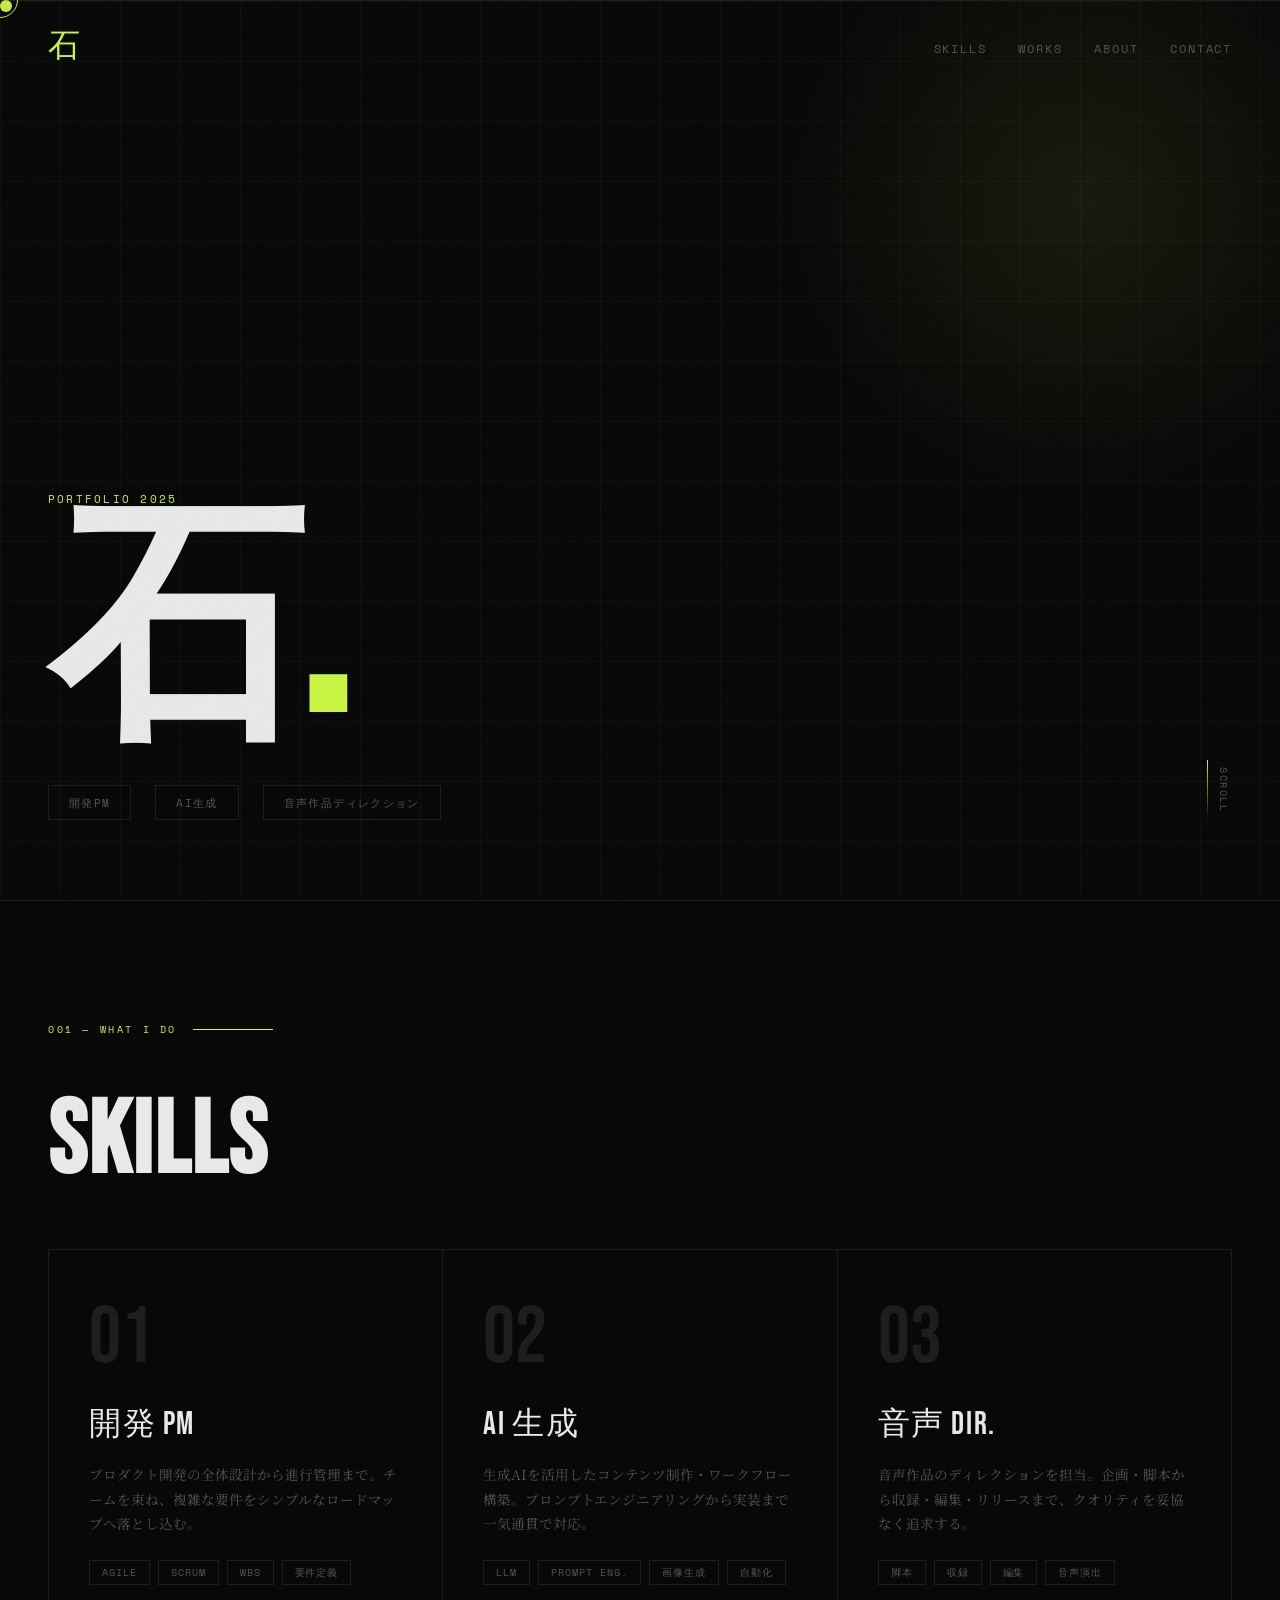
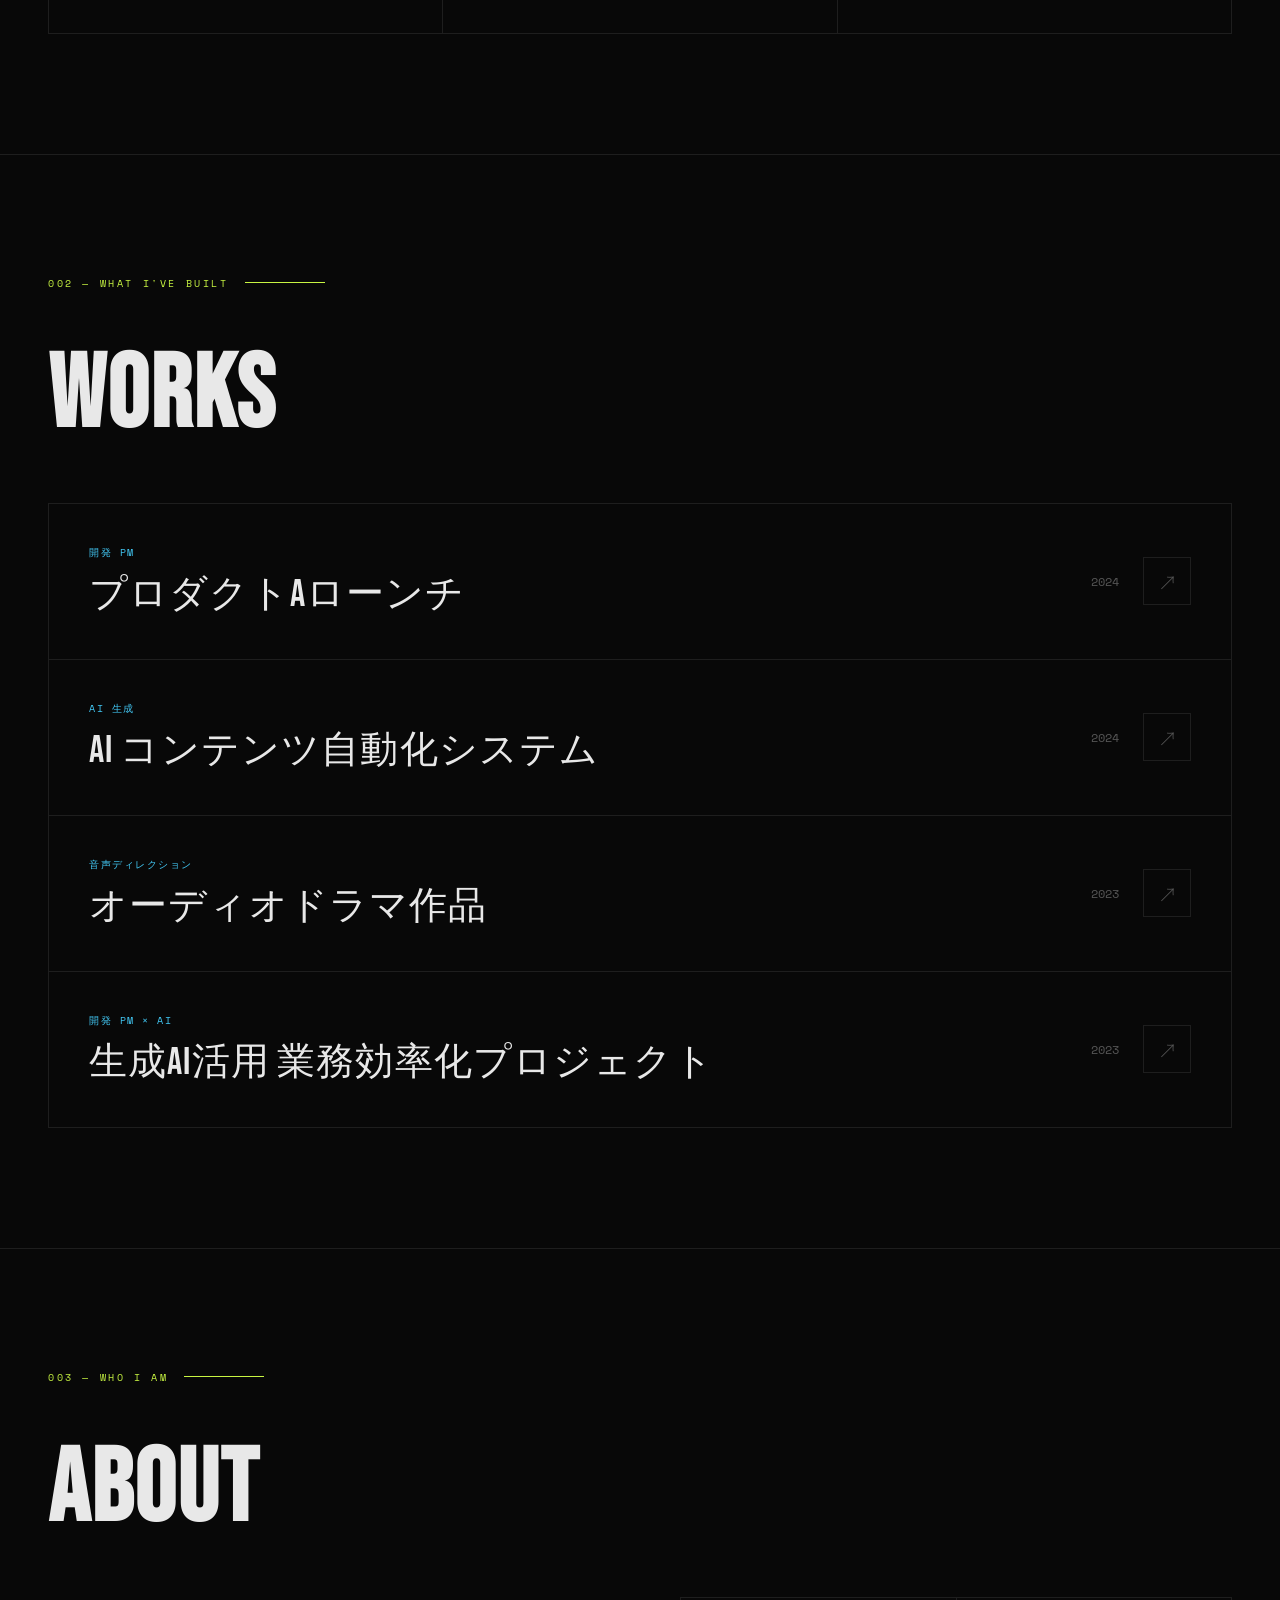
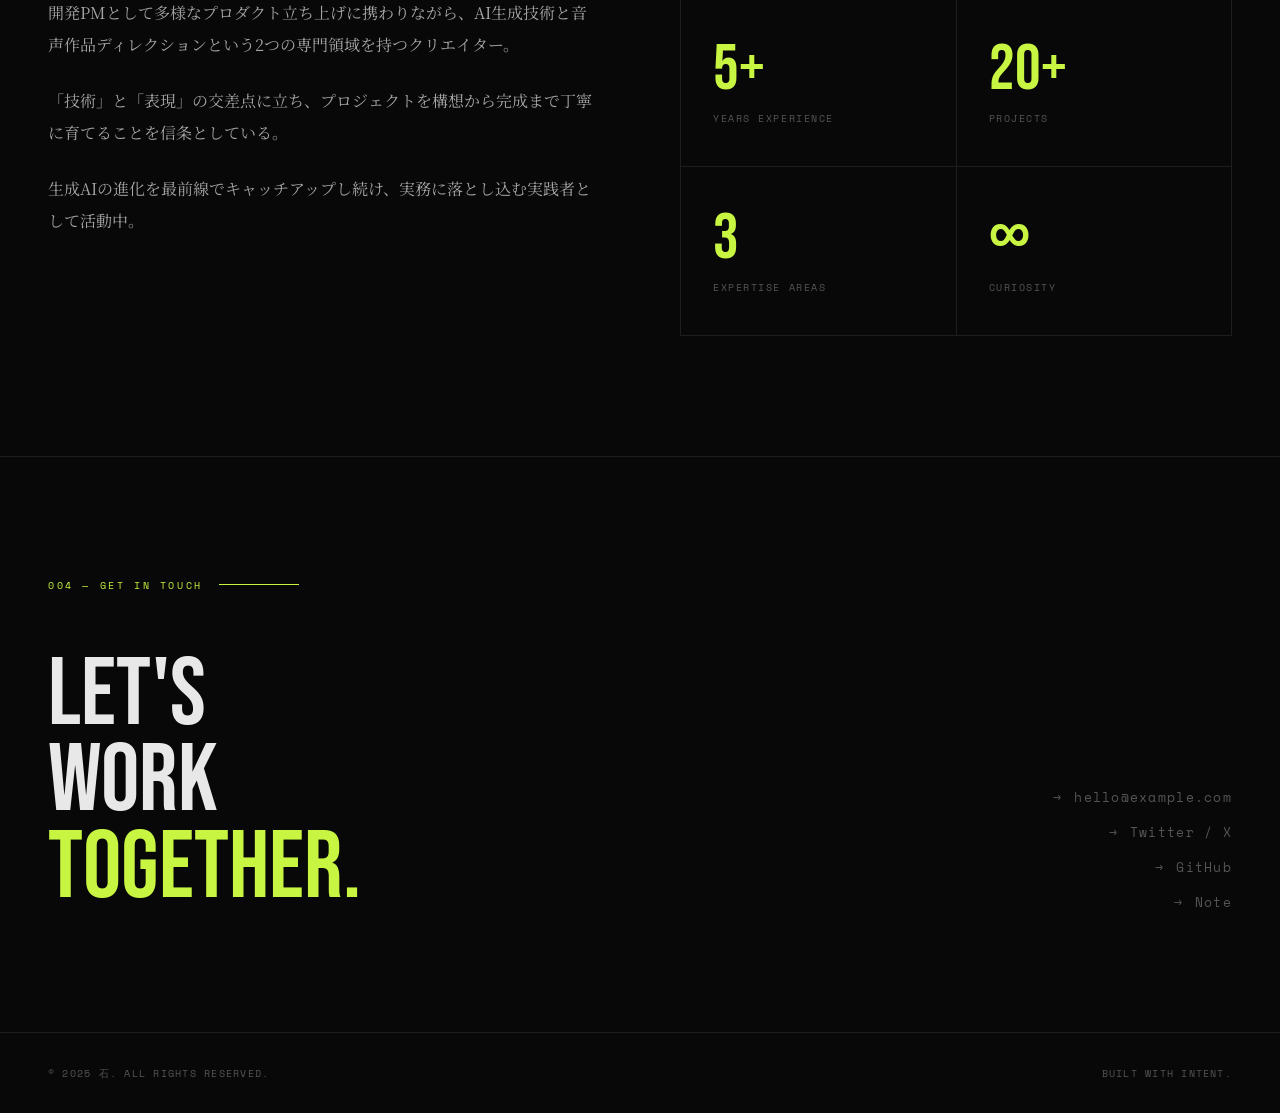
<file: index.html>
<!DOCTYPE html>
<html lang="ja">
<head>
<meta charset="UTF-8">
<meta name="viewport" content="width=device-width, initial-scale=1.0">
<title>石 — Portfolio</title>
<link href="https://fonts.googleapis.com/css2?family=Noto+Serif+JP:wght@300;400;700&family=Bebas+Neue&family=Space+Mono:wght@400;700&display=swap" rel="stylesheet">
<style>
  :root {
    --bg: #080808;
    --surface: #111111;
    --border: #1e1e1e;
    --accent: #c8f542;
    --accent2: #42c8f5;
    --text: #e8e8e8;
    --muted: #555;
    --font-display: 'Bebas Neue', sans-serif;
    --font-mono: 'Space Mono', monospace;
    --font-body: 'Noto Serif JP', serif;
  }

  *, *::before, *::after { box-sizing: border-box; margin: 0; padding: 0; }

  html { scroll-behavior: smooth; }

  body {
    background: var(--bg);
    color: var(--text);
    font-family: var(--font-body);
    overflow-x: hidden;
    cursor: none;
  }

  /* Custom cursor */
  .cursor {
    position: fixed;
    width: 12px; height: 12px;
    background: var(--accent);
    border-radius: 50%;
    pointer-events: none;
    z-index: 9999;
    transition: transform 0.15s ease;
    mix-blend-mode: exclusion;
  }
  .cursor-ring {
    position: fixed;
    width: 36px; height: 36px;
    border: 1px solid var(--accent);
    border-radius: 50%;
    pointer-events: none;
    z-index: 9998;
    transition: all 0.3s ease;
    mix-blend-mode: exclusion;
  }

  /* Noise overlay */
  body::before {
    content: '';
    position: fixed;
    inset: 0;
    background-image: url("data:image/svg+xml,%3Csvg viewBox='0 0 256 256' xmlns='http://www.w3.org/2000/svg'%3E%3Cfilter id='noise'%3E%3CfeTurbulence type='fractalNoise' baseFrequency='0.9' numOctaves='4' stitchTiles='stitch'/%3E%3C/filter%3E%3Crect width='100%25' height='100%25' filter='url(%23noise)' opacity='0.04'/%3E%3C/svg%3E");
    pointer-events: none;
    z-index: 9000;
    opacity: 0.4;
  }

  /* NAV */
  nav {
    position: fixed;
    top: 0; left: 0; right: 0;
    z-index: 100;
    display: flex;
    justify-content: space-between;
    align-items: center;
    padding: 24px 48px;
    border-bottom: 1px solid transparent;
    transition: border-color 0.3s, background 0.3s;
  }
  nav.scrolled {
    background: rgba(8,8,8,0.9);
    border-bottom-color: var(--border);
    backdrop-filter: blur(12px);
  }
  .nav-logo {
    font-family: var(--font-display);
    font-size: 2rem;
    letter-spacing: 0.05em;
    color: var(--accent);
  }
  .nav-links {
    display: flex;
    gap: 32px;
    list-style: none;
  }
  .nav-links a {
    font-family: var(--font-mono);
    font-size: 0.75rem;
    letter-spacing: 0.15em;
    text-transform: uppercase;
    color: var(--muted);
    text-decoration: none;
    transition: color 0.2s;
  }
  .nav-links a:hover { color: var(--accent); }

  /* HERO */
  .hero {
    min-height: 100vh;
    display: flex;
    align-items: flex-end;
    padding: 0 48px 80px;
    position: relative;
    overflow: hidden;
  }
  .hero-grid {
    position: absolute;
    inset: 0;
    background-image:
      linear-gradient(rgba(200,245,66,0.03) 1px, transparent 1px),
      linear-gradient(90deg, rgba(200,245,66,0.03) 1px, transparent 1px);
    background-size: 60px 60px;
  }
  .hero-glow {
    position: absolute;
    width: 600px; height: 600px;
    background: radial-gradient(circle, rgba(200,245,66,0.08) 0%, transparent 70%);
    top: -100px; right: -100px;
    animation: pulse 6s ease-in-out infinite;
  }
  @keyframes pulse {
    0%, 100% { transform: scale(1); opacity: 1; }
    50% { transform: scale(1.1); opacity: 0.7; }
  }
  .hero-tag {
    font-family: var(--font-mono);
    font-size: 0.7rem;
    letter-spacing: 0.2em;
    color: var(--accent);
    text-transform: uppercase;
    margin-bottom: 20px;
    opacity: 0;
    animation: fadeUp 0.8s 0.3s forwards;
  }
  .hero-name {
    font-family: var(--font-display);
    font-size: clamp(7rem, 20vw, 18rem);
    line-height: 0.85;
    letter-spacing: -0.02em;
    color: var(--text);
    opacity: 0;
    animation: fadeUp 0.8s 0.5s forwards;
  }
  .hero-name span { color: var(--accent); }
  .hero-sub {
    margin-top: 40px;
    display: flex;
    gap: 24px;
    flex-wrap: wrap;
    opacity: 0;
    animation: fadeUp 0.8s 0.8s forwards;
  }
  .hero-pill {
    border: 1px solid var(--border);
    padding: 8px 20px;
    font-family: var(--font-mono);
    font-size: 0.7rem;
    letter-spacing: 0.12em;
    text-transform: uppercase;
    color: var(--muted);
    transition: all 0.3s;
  }
  .hero-pill:hover {
    border-color: var(--accent);
    color: var(--accent);
  }
  .hero-scroll {
    position: absolute;
    right: 48px;
    bottom: 80px;
    display: flex;
    flex-direction: column;
    align-items: center;
    gap: 8px;
    font-family: var(--font-mono);
    font-size: 0.65rem;
    letter-spacing: 0.15em;
    color: var(--muted);
    text-transform: uppercase;
    writing-mode: vertical-rl;
    opacity: 0;
    animation: fadeUp 1s 1.2s forwards;
  }
  .hero-scroll::after {
    content: '';
    width: 1px;
    height: 60px;
    background: linear-gradient(var(--accent), transparent);
    animation: lineGrow 2s 1.5s ease-out infinite;
  }
  @keyframes lineGrow {
    0% { transform: scaleY(0); transform-origin: top; }
    50% { transform: scaleY(1); transform-origin: top; }
    51% { transform: scaleY(1); transform-origin: bottom; }
    100% { transform: scaleY(0); transform-origin: bottom; }
  }
  @keyframes fadeUp {
    from { opacity: 0; transform: translateY(30px); }
    to { opacity: 1; transform: translateY(0); }
  }

  /* SECTIONS */
  section {
    padding: 120px 48px;
    border-top: 1px solid var(--border);
  }
  .section-label {
    font-family: var(--font-mono);
    font-size: 0.65rem;
    letter-spacing: 0.25em;
    color: var(--accent);
    text-transform: uppercase;
    margin-bottom: 60px;
    display: flex;
    align-items: center;
    gap: 16px;
  }
  .section-label::after {
    content: '';
    flex: 1;
    max-width: 80px;
    height: 1px;
    background: var(--accent);
  }
  .section-title {
    font-family: var(--font-display);
    font-size: clamp(3rem, 8vw, 7rem);
    line-height: 0.9;
    letter-spacing: 0.02em;
    margin-bottom: 60px;
  }

  /* SKILLS */
  .skills-grid {
    display: grid;
    grid-template-columns: repeat(auto-fit, minmax(280px, 1fr));
    gap: 1px;
    background: var(--border);
    border: 1px solid var(--border);
  }
  .skill-card {
    background: var(--bg);
    padding: 48px 40px;
    position: relative;
    overflow: hidden;
    transition: background 0.3s;
  }
  .skill-card::before {
    content: '';
    position: absolute;
    inset: 0;
    background: linear-gradient(135deg, rgba(200,245,66,0.04) 0%, transparent 60%);
    opacity: 0;
    transition: opacity 0.3s;
  }
  .skill-card:hover { background: var(--surface); }
  .skill-card:hover::before { opacity: 1; }
  .skill-num {
    font-family: var(--font-display);
    font-size: 5rem;
    color: var(--border);
    line-height: 1;
    margin-bottom: 24px;
    transition: color 0.3s;
  }
  .skill-card:hover .skill-num { color: rgba(200,245,66,0.15); }
  .skill-name {
    font-family: var(--font-display);
    font-size: 2rem;
    letter-spacing: 0.05em;
    margin-bottom: 16px;
    color: var(--text);
  }
  .skill-desc {
    font-size: 0.85rem;
    line-height: 1.8;
    color: var(--muted);
  }
  .skill-tags {
    display: flex;
    flex-wrap: wrap;
    gap: 8px;
    margin-top: 24px;
  }
  .skill-tag {
    font-family: var(--font-mono);
    font-size: 0.6rem;
    letter-spacing: 0.1em;
    padding: 4px 12px;
    border: 1px solid var(--border);
    color: var(--muted);
    text-transform: uppercase;
  }

  /* WORKS */
  .works-list { display: flex; flex-direction: column; gap: 1px; background: var(--border); border: 1px solid var(--border); }
  .work-item {
    background: var(--bg);
    padding: 40px;
    display: flex;
    justify-content: space-between;
    align-items: center;
    gap: 24px;
    transition: background 0.3s;
    cursor: pointer;
  }
  .work-item:hover { background: var(--surface); }
  .work-left { flex: 1; }
  .work-category {
    font-family: var(--font-mono);
    font-size: 0.65rem;
    letter-spacing: 0.15em;
    color: var(--accent2);
    text-transform: uppercase;
    margin-bottom: 8px;
  }
  .work-title {
    font-family: var(--font-display);
    font-size: clamp(1.5rem, 3vw, 2.5rem);
    letter-spacing: 0.03em;
    color: var(--text);
  }
  .work-year {
    font-family: var(--font-mono);
    font-size: 0.75rem;
    color: var(--muted);
  }
  .work-arrow {
    width: 48px; height: 48px;
    border: 1px solid var(--border);
    display: flex; align-items: center; justify-content: center;
    color: var(--muted);
    font-size: 1.2rem;
    transition: all 0.3s;
  }
  .work-item:hover .work-arrow {
    border-color: var(--accent);
    color: var(--accent);
    transform: rotate(45deg);
  }

  /* ABOUT */
  .about-layout {
    display: grid;
    grid-template-columns: 1fr 1fr;
    gap: 80px;
    align-items: start;
  }
  .about-text {
    font-size: 1rem;
    line-height: 2;
    color: rgba(232,232,232,0.7);
  }
  .about-text p + p { margin-top: 24px; }
  .about-stats {
    display: grid;
    grid-template-columns: 1fr 1fr;
    gap: 1px;
    background: var(--border);
    border: 1px solid var(--border);
    align-self: start;
  }
  .stat-block {
    background: var(--bg);
    padding: 40px 32px;
  }
  .stat-num {
    font-family: var(--font-display);
    font-size: 4rem;
    color: var(--accent);
    line-height: 1;
    margin-bottom: 8px;
  }
  .stat-label {
    font-family: var(--font-mono);
    font-size: 0.65rem;
    letter-spacing: 0.15em;
    color: var(--muted);
    text-transform: uppercase;
  }

  /* CONTACT */
  .contact-inner {
    display: flex;
    justify-content: space-between;
    align-items: flex-end;
    gap: 40px;
    flex-wrap: wrap;
  }
  .contact-cta {
    font-family: var(--font-display);
    font-size: clamp(3rem, 8vw, 6rem);
    line-height: 0.9;
    color: var(--text);
  }
  .contact-cta span { color: var(--accent); }
  .contact-links { display: flex; flex-direction: column; gap: 16px; align-items: flex-end; }
  .contact-link {
    font-family: var(--font-mono);
    font-size: 0.8rem;
    letter-spacing: 0.1em;
    color: var(--muted);
    text-decoration: none;
    display: flex;
    align-items: center;
    gap: 12px;
    transition: color 0.2s;
  }
  .contact-link:hover { color: var(--accent); }
  .contact-link::before { content: '→'; }

  /* FOOTER */
  footer {
    border-top: 1px solid var(--border);
    padding: 32px 48px;
    display: flex;
    justify-content: space-between;
    align-items: center;
  }
  footer span {
    font-family: var(--font-mono);
    font-size: 0.65rem;
    letter-spacing: 0.12em;
    color: var(--muted);
    text-transform: uppercase;
  }

  /* Reveal animation */
  .reveal {
    opacity: 0;
    transform: translateY(40px);
    transition: opacity 0.8s ease, transform 0.8s ease;
  }
  .reveal.visible {
    opacity: 1;
    transform: none;
  }

  @media (max-width: 768px) {
    nav { padding: 20px 24px; }
    .nav-links { display: none; }
    .hero { padding: 0 24px 60px; }
    section { padding: 80px 24px; }
    .about-layout { grid-template-columns: 1fr; gap: 48px; }
    footer { padding: 24px; flex-direction: column; gap: 12px; text-align: center; }
  }
</style>
</head>
<body>

<div class="cursor" id="cursor"></div>
<div class="cursor-ring" id="cursorRing"></div>

<nav id="nav">
  <div class="nav-logo">石</div>
  <ul class="nav-links">
    <li><a href="#skills">Skills</a></li>
    <li><a href="#works">Works</a></li>
    <li><a href="#about">About</a></li>
    <li><a href="#contact">Contact</a></li>
  </ul>
</nav>

<!-- HERO -->
<section class="hero" id="top">
  <div class="hero-grid"></div>
  <div class="hero-glow"></div>
  <div>
    <div class="hero-tag">Portfolio 2025</div>
    <h1 class="hero-name">石<span>.</span></h1>
    <div class="hero-sub">
      <div class="hero-pill">開発PM</div>
      <div class="hero-pill">AI生成</div>
      <div class="hero-pill">音声作品ディレクション</div>
    </div>
  </div>
  <div class="hero-scroll">Scroll</div>
</section>

<!-- SKILLS -->
<section id="skills">
  <div class="section-label">001 — What I Do</div>
  <h2 class="section-title reveal">SKILLS</h2>
  <div class="skills-grid reveal">
    <div class="skill-card">
      <div class="skill-num">01</div>
      <div class="skill-name">開発 PM</div>
      <div class="skill-desc">プロダクト開発の全体設計から進行管理まで。チームを束ね、複雑な要件をシンプルなロードマップへ落とし込む。</div>
      <div class="skill-tags">
        <span class="skill-tag">Agile</span>
        <span class="skill-tag">Scrum</span>
        <span class="skill-tag">WBS</span>
        <span class="skill-tag">要件定義</span>
      </div>
    </div>
    <div class="skill-card">
      <div class="skill-num">02</div>
      <div class="skill-name">AI 生成</div>
      <div class="skill-desc">生成AIを活用したコンテンツ制作・ワークフロー構築。プロンプトエンジニアリングから実装まで一気通貫で対応。</div>
      <div class="skill-tags">
        <span class="skill-tag">LLM</span>
        <span class="skill-tag">Prompt Eng.</span>
        <span class="skill-tag">画像生成</span>
        <span class="skill-tag">自動化</span>
      </div>
    </div>
    <div class="skill-card">
      <div class="skill-num">03</div>
      <div class="skill-name">音声 Dir.</div>
      <div class="skill-desc">音声作品のディレクションを担当。企画・脚本から収録・編集・リリースまで、クオリティを妥協なく追求する。</div>
      <div class="skill-tags">
        <span class="skill-tag">脚本</span>
        <span class="skill-tag">収録</span>
        <span class="skill-tag">編集</span>
        <span class="skill-tag">音声演出</span>
      </div>
    </div>
  </div>
</section>

<!-- WORKS -->
<section id="works">
  <div class="section-label">002 — What I've Built</div>
  <h2 class="section-title reveal">WORKS</h2>
  <div class="works-list reveal">
    <div class="work-item">
      <div class="work-left">
        <div class="work-category">開発 PM</div>
        <div class="work-title">プロダクトAローンチ</div>
      </div>
      <div class="work-year">2024</div>
      <div class="work-arrow">↗</div>
    </div>
    <div class="work-item">
      <div class="work-left">
        <div class="work-category">AI 生成</div>
        <div class="work-title">AI コンテンツ自動化システム</div>
      </div>
      <div class="work-year">2024</div>
      <div class="work-arrow">↗</div>
    </div>
    <div class="work-item">
      <div class="work-left">
        <div class="work-category">音声ディレクション</div>
        <div class="work-title">オーディオドラマ作品</div>
      </div>
      <div class="work-year">2023</div>
      <div class="work-arrow">↗</div>
    </div>
    <div class="work-item">
      <div class="work-left">
        <div class="work-category">開発 PM × AI</div>
        <div class="work-title">生成AI活用 業務効率化プロジェクト</div>
      </div>
      <div class="work-year">2023</div>
      <div class="work-arrow">↗</div>
    </div>
  </div>
</section>

<!-- ABOUT -->
<section id="about">
  <div class="section-label">003 — Who I Am</div>
  <h2 class="section-title reveal">ABOUT</h2>
  <div class="about-layout reveal">
    <div class="about-text">
      <p>開発PMとして多様なプロダクト立ち上げに携わりながら、AI生成技術と音声作品ディレクションという2つの専門領域を持つクリエイター。</p>
      <p>「技術」と「表現」の交差点に立ち、プロジェクトを構想から完成まで丁寧に育てることを信条としている。</p>
      <p>生成AIの進化を最前線でキャッチアップし続け、実務に落とし込む実践者として活動中。</p>
    </div>
    <div class="about-stats">
      <div class="stat-block">
        <div class="stat-num">5+</div>
        <div class="stat-label">Years Experience</div>
      </div>
      <div class="stat-block">
        <div class="stat-num">20+</div>
        <div class="stat-label">Projects</div>
      </div>
      <div class="stat-block">
        <div class="stat-num">3</div>
        <div class="stat-label">Expertise Areas</div>
      </div>
      <div class="stat-block">
        <div class="stat-num">∞</div>
        <div class="stat-label">Curiosity</div>
      </div>
    </div>
  </div>
</section>

<!-- CONTACT -->
<section id="contact">
  <div class="section-label">004 — Get In Touch</div>
  <div class="contact-inner reveal">
    <div class="contact-cta">LET'S<br>WORK<br><span>TOGETHER.</span></div>
    <div class="contact-links">
      <a href="mailto:hello@example.com" class="contact-link">hello@example.com</a>
      <a href="#" class="contact-link">Twitter / X</a>
      <a href="#" class="contact-link">GitHub</a>
      <a href="#" class="contact-link">Note</a>
    </div>
  </div>
</section>

<footer>
  <span>© 2025 石. All rights reserved.</span>
  <span>Built with intent.</span>
</footer>

<script>
  // Custom cursor
  const cursor = document.getElementById('cursor');
  const ring = document.getElementById('cursorRing');
  let mx = 0, my = 0, rx = 0, ry = 0;
  document.addEventListener('mousemove', e => {
    mx = e.clientX; my = e.clientY;
    cursor.style.left = mx - 6 + 'px';
    cursor.style.top = my - 6 + 'px';
  });
  (function animRing() {
    rx += (mx - rx) * 0.12;
    ry += (my - ry) * 0.12;
    ring.style.left = rx - 18 + 'px';
    ring.style.top = ry - 18 + 'px';
    requestAnimationFrame(animRing);
  })();

  // Nav scroll
  const nav = document.getElementById('nav');
  window.addEventListener('scroll', () => {
    nav.classList.toggle('scrolled', window.scrollY > 50);
  });

  // Reveal on scroll
  const reveals = document.querySelectorAll('.reveal');
  const observer = new IntersectionObserver(entries => {
    entries.forEach((e, i) => {
      if (e.isIntersecting) {
        setTimeout(() => e.target.classList.add('visible'), i * 100);
        observer.unobserve(e.target);
      }
    });
  }, { threshold: 0.1 });
  reveals.forEach(el => observer.observe(el));
</script>
</body>
</html>
</file>
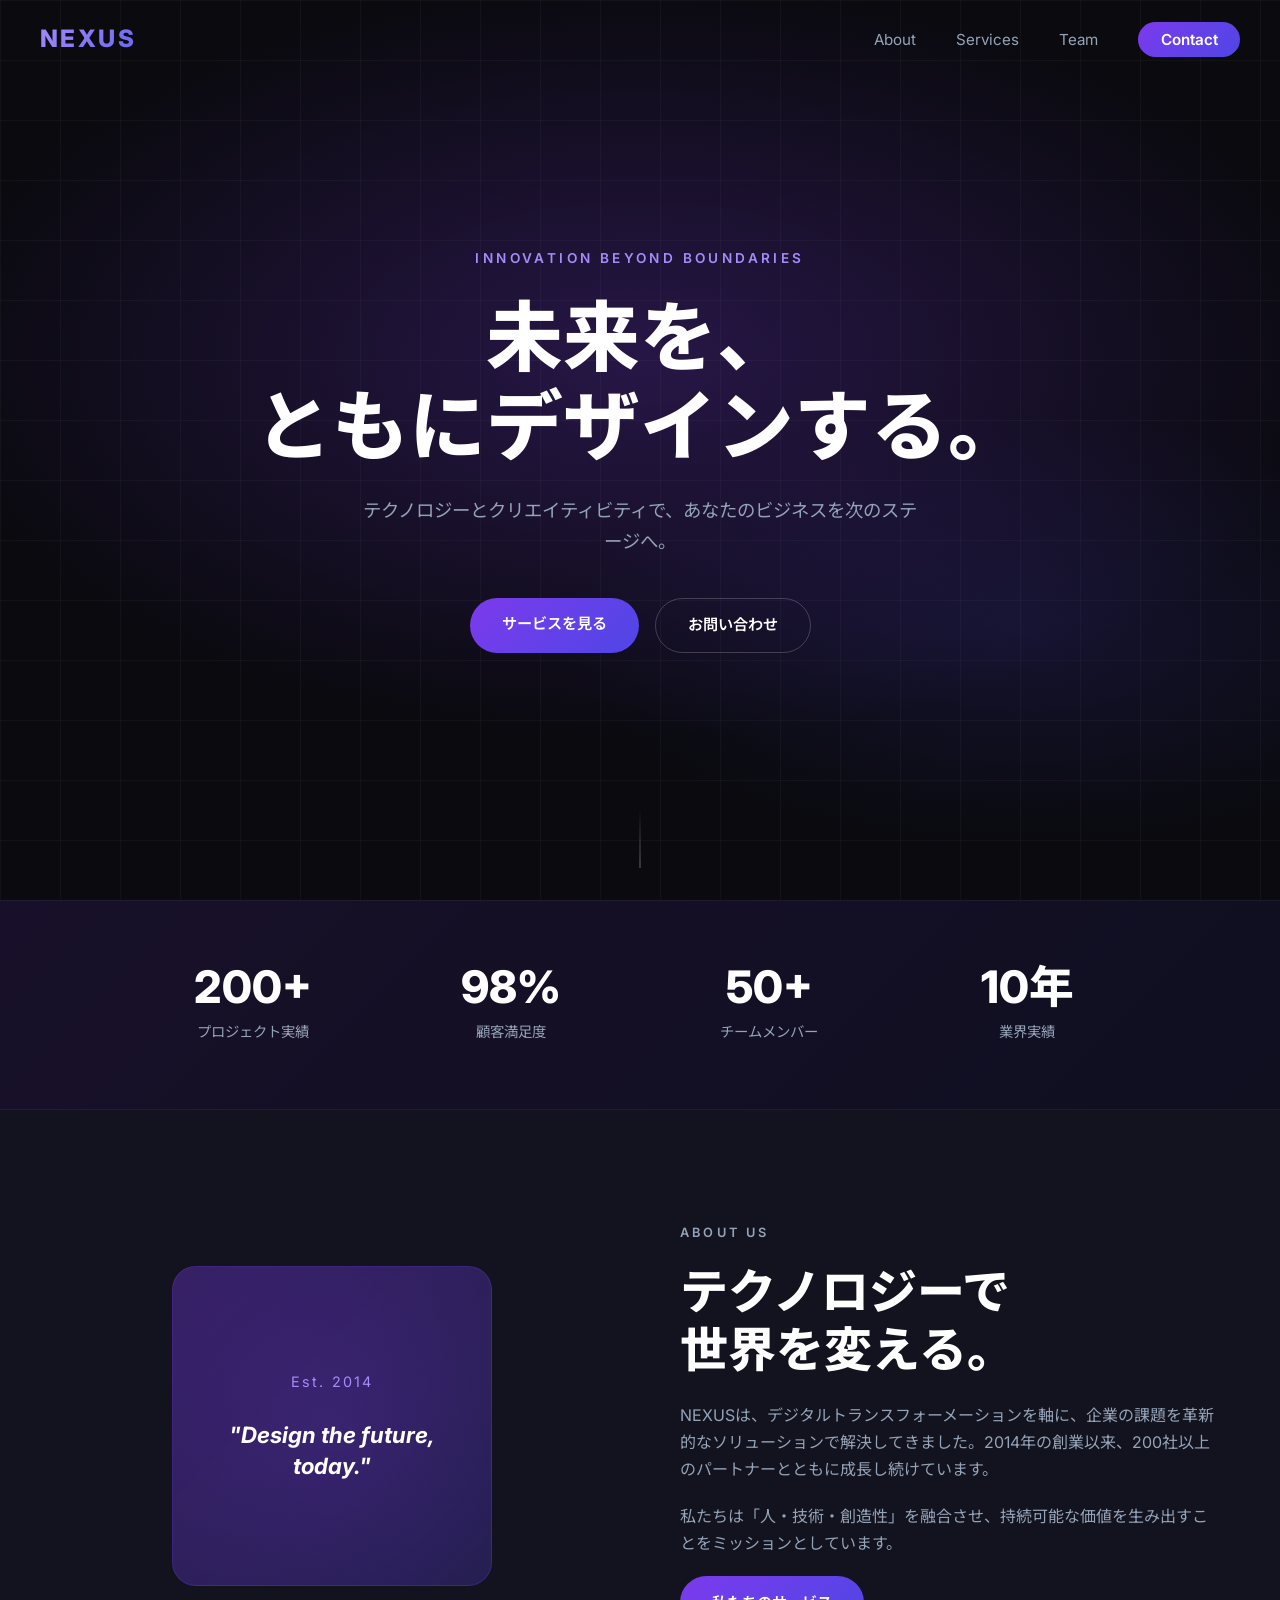
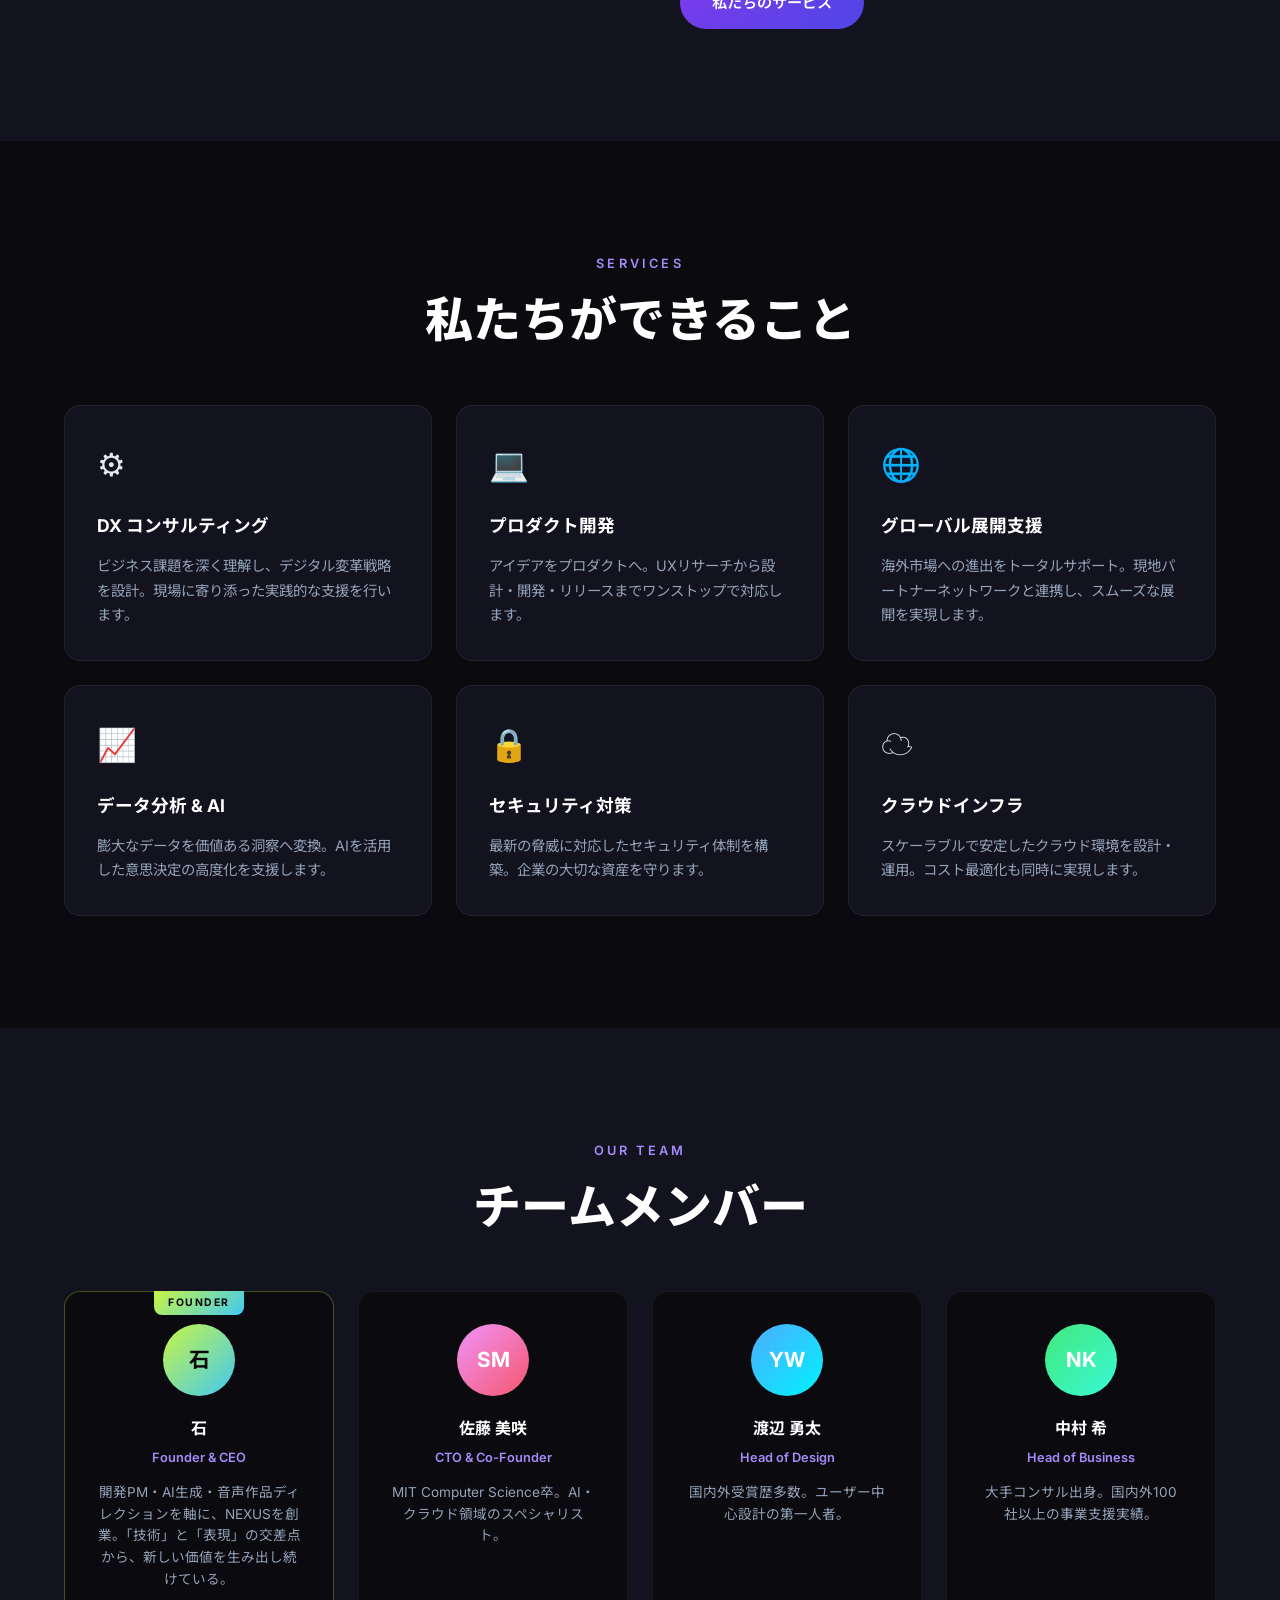
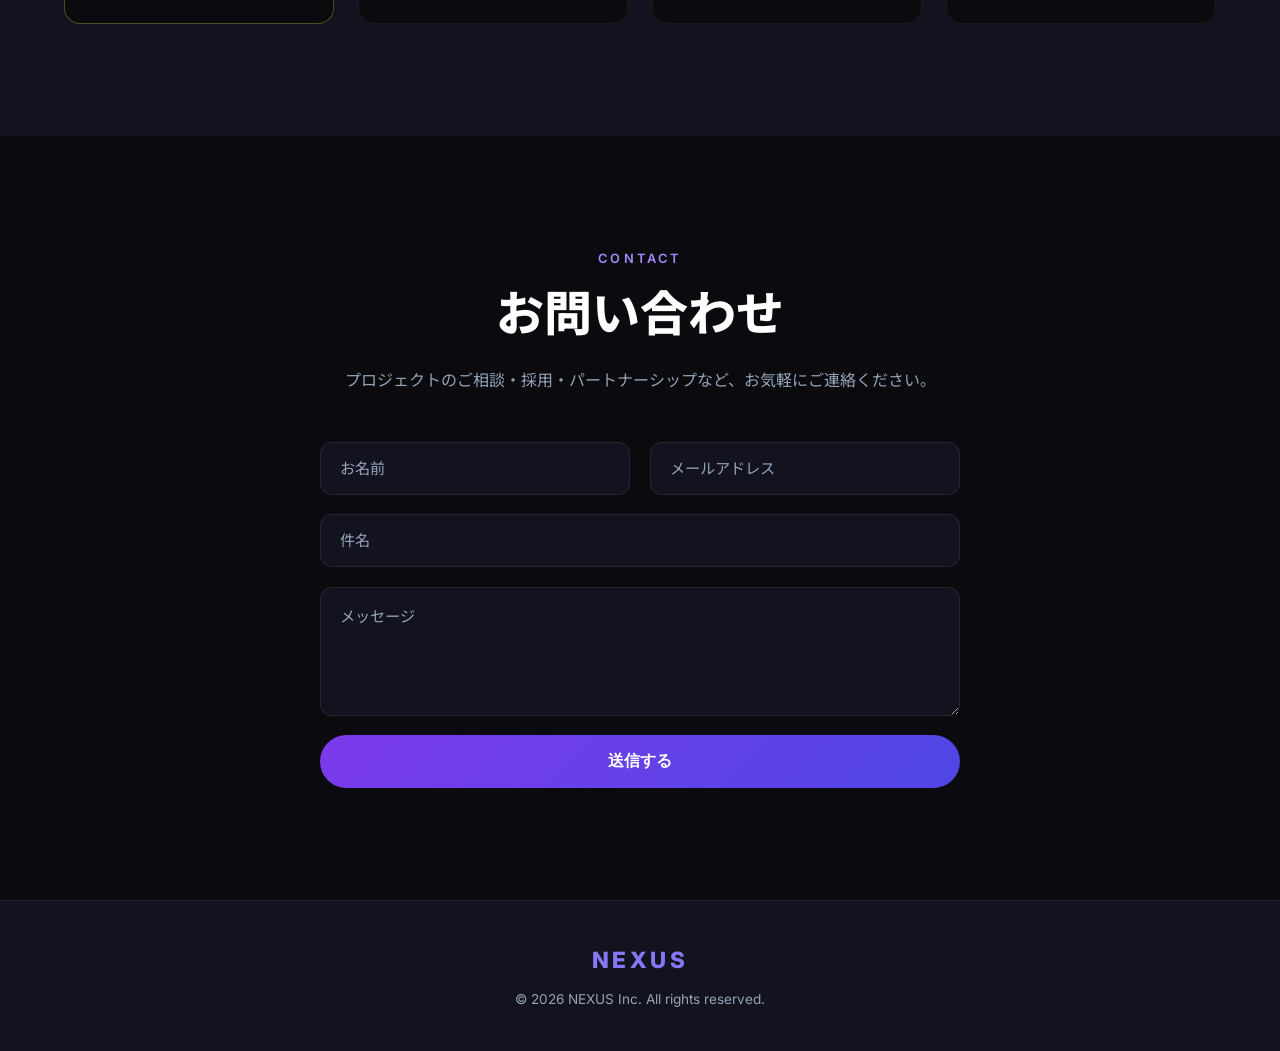
<file: corporate/index.html>
<!DOCTYPE html>
<html lang="ja">
<head>
  <meta charset="UTF-8" />
  <meta name="viewport" content="width=device-width, initial-scale=1.0" />
  <title>NEXUS Inc. | 未来をデザインする</title>
  <link rel="stylesheet" href="style.css" />
  <link href="https://fonts.googleapis.com/css2?family=Noto+Sans+JP:wght@300;400;700&family=Inter:wght@300;400;600;800&display=swap" rel="stylesheet" />
</head>
<body>

  <!-- NAV -->
  <nav id="navbar">
    <div class="nav-inner">
      <a href="#" class="logo">NEXUS</a>
      <ul class="nav-links">
        <li><a href="#about">About</a></li>
        <li><a href="#services">Services</a></li>
        <li><a href="#team">Team</a></li>
        <li><a href="#contact" class="btn-nav">Contact</a></li>
      </ul>
      <button class="hamburger" id="hamburger">&#9776;</button>
    </div>
  </nav>

  <!-- HERO -->
  <section id="hero">
    <div class="hero-bg"></div>
    <div class="hero-content">
      <p class="hero-sub">Innovation Beyond Boundaries</p>
      <h1>未来を、<br>ともにデザインする。</h1>
      <p class="hero-desc">テクノロジーとクリエイティビティで、あなたのビジネスを次のステージへ。</p>
      <div class="hero-btns">
        <a href="#services" class="btn-primary">サービスを見る</a>
        <a href="#contact" class="btn-outline">お問い合わせ</a>
      </div>
    </div>
    <div class="scroll-indicator"><span></span></div>
  </section>

  <!-- STATS -->
  <section id="stats">
    <div class="stats-grid">
      <div class="stat-item"><span class="stat-num">200+</span><span class="stat-label">プロジェクト実績</span></div>
      <div class="stat-item"><span class="stat-num">98%</span><span class="stat-label">顧客満足度</span></div>
      <div class="stat-item"><span class="stat-num">50+</span><span class="stat-label">チームメンバー</span></div>
      <div class="stat-item"><span class="stat-num">10年</span><span class="stat-label">業界実績</span></div>
    </div>
  </section>

  <!-- ABOUT -->
  <section id="about">
    <div class="container">
      <div class="about-grid">
        <div class="about-visual">
          <div class="about-card">
            <div class="card-glow"></div>
            <p class="card-year">Est. 2014</p>
            <p class="card-tagline">"Design the future,<br>today."</p>
          </div>
        </div>
        <div class="about-text">
          <p class="section-label">About Us</p>
          <h2>テクノロジーで<br>世界を変える。</h2>
          <p>NEXUSは、デジタルトランスフォーメーションを軸に、企業の課題を革新的なソリューションで解決してきました。2014年の創業以来、200社以上のパートナーとともに成長し続けています。</p>
          <p>私たちは「人・技術・創造性」を融合させ、持続可能な価値を生み出すことをミッションとしています。</p>
          <a href="#services" class="btn-primary">私たちのサービス</a>
        </div>
      </div>
    </div>
  </section>

  <!-- SERVICES -->
  <section id="services">
    <div class="container">
      <p class="section-label center">Services</p>
      <h2 class="center">私たちができること</h2>
      <div class="services-grid">
        <div class="service-card">
          <div class="service-icon">&#9881;</div>
          <h3>DX コンサルティング</h3>
          <p>ビジネス課題を深く理解し、デジタル変革戦略を設計。現場に寄り添った実践的な支援を行います。</p>
        </div>
        <div class="service-card">
          <div class="service-icon">&#128187;</div>
          <h3>プロダクト開発</h3>
          <p>アイデアをプロダクトへ。UXリサーチから設計・開発・リリースまでワンストップで対応します。</p>
        </div>
        <div class="service-card">
          <div class="service-icon">&#127760;</div>
          <h3>グローバル展開支援</h3>
          <p>海外市場への進出をトータルサポート。現地パートナーネットワークと連携し、スムーズな展開を実現します。</p>
        </div>
        <div class="service-card">
          <div class="service-icon">&#128200;</div>
          <h3>データ分析 &amp; AI</h3>
          <p>膨大なデータを価値ある洞察へ変換。AIを活用した意思決定の高度化を支援します。</p>
        </div>
        <div class="service-card">
          <div class="service-icon">&#128274;</div>
          <h3>セキュリティ対策</h3>
          <p>最新の脅威に対応したセキュリティ体制を構築。企業の大切な資産を守ります。</p>
        </div>
        <div class="service-card">
          <div class="service-icon">&#9729;</div>
          <h3>クラウドインフラ</h3>
          <p>スケーラブルで安定したクラウド環境を設計・運用。コスト最適化も同時に実現します。</p>
        </div>
      </div>
    </div>
  </section>

  <!-- TEAM -->
  <section id="team">
    <div class="container">
      <p class="section-label center">Our Team</p>
      <h2 class="center">チームメンバー</h2>
      <div class="team-grid">
        <div class="team-card featured-founder">
          <div class="team-avatar" style="background: linear-gradient(135deg,#c8f542,#42c8f5); color:#080808;">石</div>
          <h3>石</h3>
          <p class="team-role">Founder &amp; CEO</p>
          <p class="team-bio">開発PM・AI生成・音声作品ディレクションを軸に、NEXUSを創業。「技術」と「表現」の交差点から、新しい価値を生み出し続けている。</p>
        </div>
        <div class="team-card">
          <div class="team-avatar" style="background: linear-gradient(135deg,#f093fb,#f5576c);">SM</div>
          <h3>佐藤 美咲</h3>
          <p class="team-role">CTO &amp; Co-Founder</p>
          <p class="team-bio">MIT Computer Science卒。AI・クラウド領域のスペシャリスト。</p>
        </div>
        <div class="team-card">
          <div class="team-avatar" style="background: linear-gradient(135deg,#4facfe,#00f2fe);">YW</div>
          <h3>渡辺 勇太</h3>
          <p class="team-role">Head of Design</p>
          <p class="team-bio">国内外受賞歴多数。ユーザー中心設計の第一人者。</p>
        </div>
        <div class="team-card">
          <div class="team-avatar" style="background: linear-gradient(135deg,#43e97b,#38f9d7);">NK</div>
          <h3>中村 希</h3>
          <p class="team-role">Head of Business</p>
          <p class="team-bio">大手コンサル出身。国内外100社以上の事業支援実績。</p>
        </div>
      </div>
    </div>
  </section>

  <!-- CONTACT -->
  <section id="contact">
    <div class="container">
      <p class="section-label center">Contact</p>
      <h2 class="center">お問い合わせ</h2>
      <p class="contact-sub center">プロジェクトのご相談・採用・パートナーシップなど、お気軽にご連絡ください。</p>
      <form class="contact-form" onsubmit="handleSubmit(event)">
        <div class="form-row">
          <input type="text" placeholder="お名前" required />
          <input type="email" placeholder="メールアドレス" required />
        </div>
        <input type="text" placeholder="件名" required />
        <textarea rows="5" placeholder="メッセージ" required></textarea>
        <button type="submit" class="btn-primary">送信する</button>
      </form>
      <div id="form-success" class="form-success" style="display:none;">
        &#10003; メッセージを受け付けました。3営業日以内にご返信いたします。
      </div>
    </div>
  </section>

  <!-- FOOTER -->
  <footer>
    <div class="footer-inner">
      <p class="footer-logo">NEXUS</p>
      <p class="footer-copy">&copy; 2026 NEXUS Inc. All rights reserved.</p>
    </div>
  </footer>

  <script src="main.js"></script>
</body>
</html>
</file>
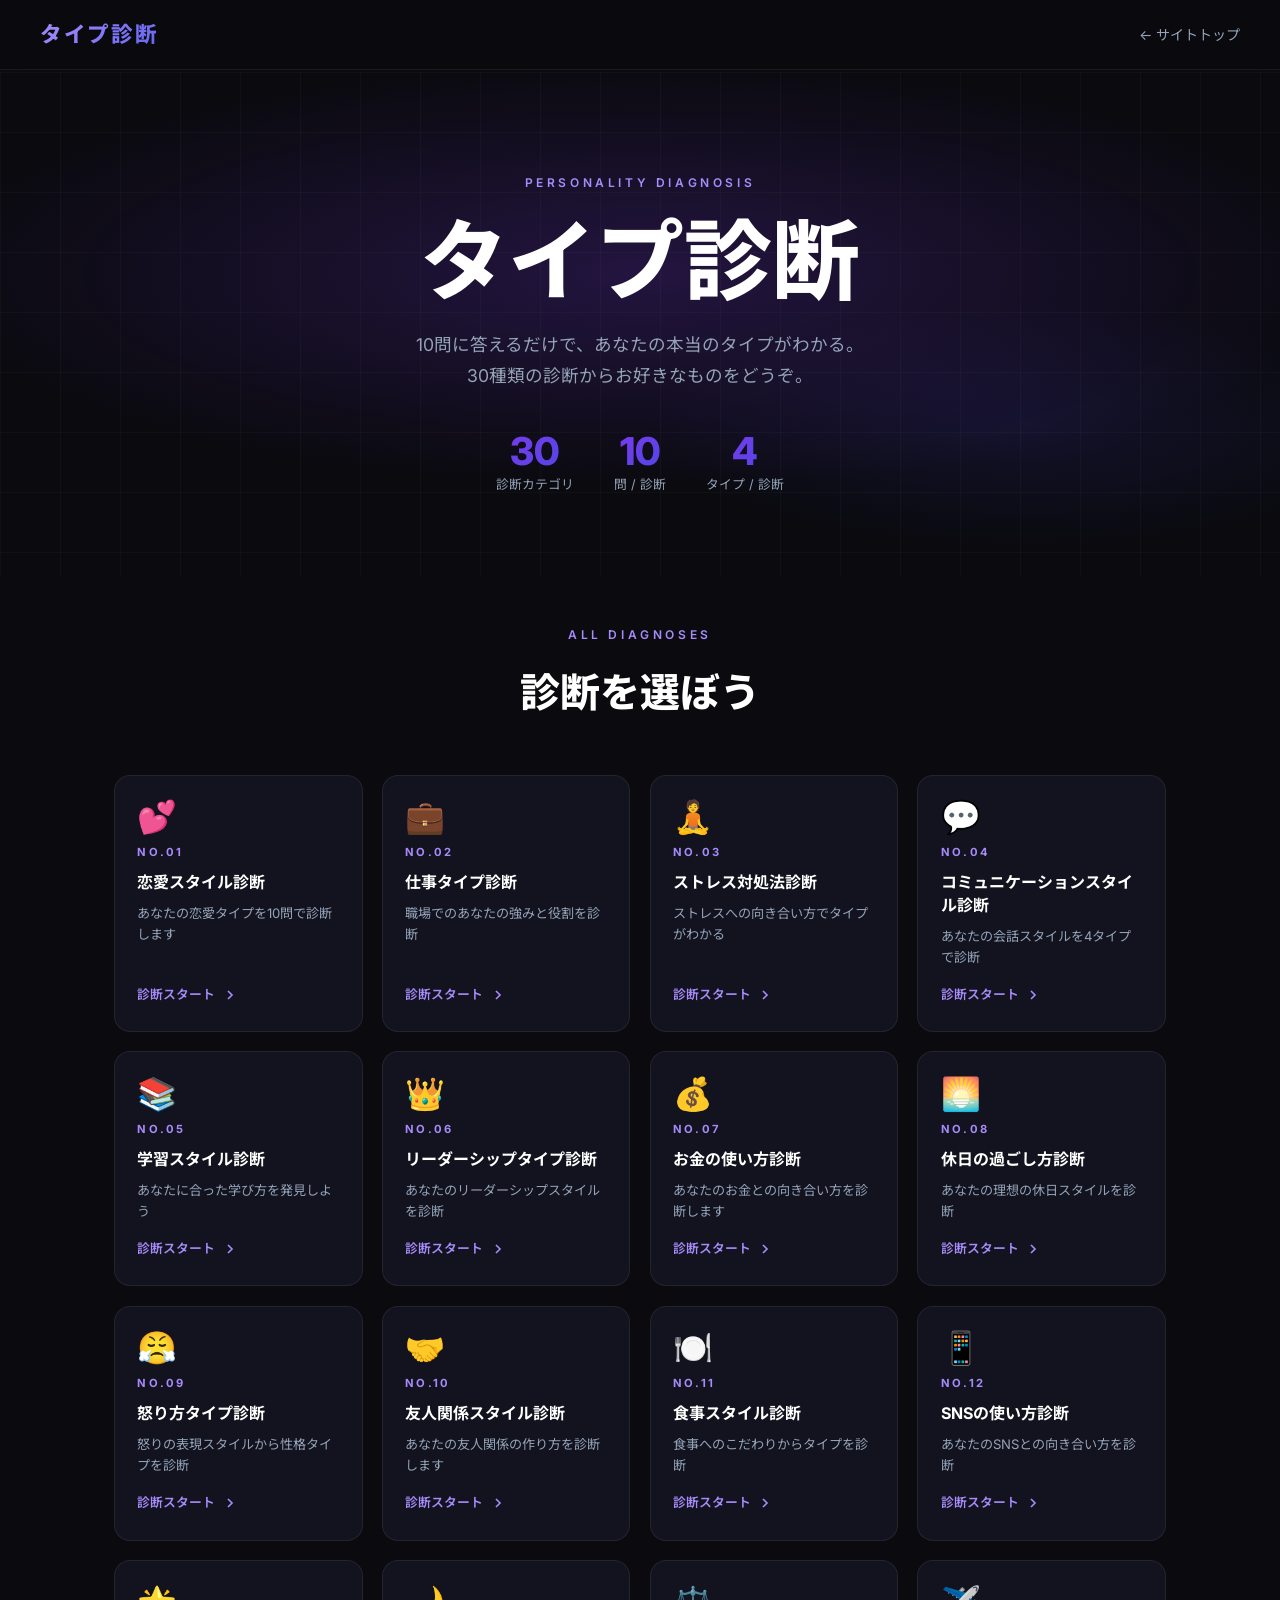
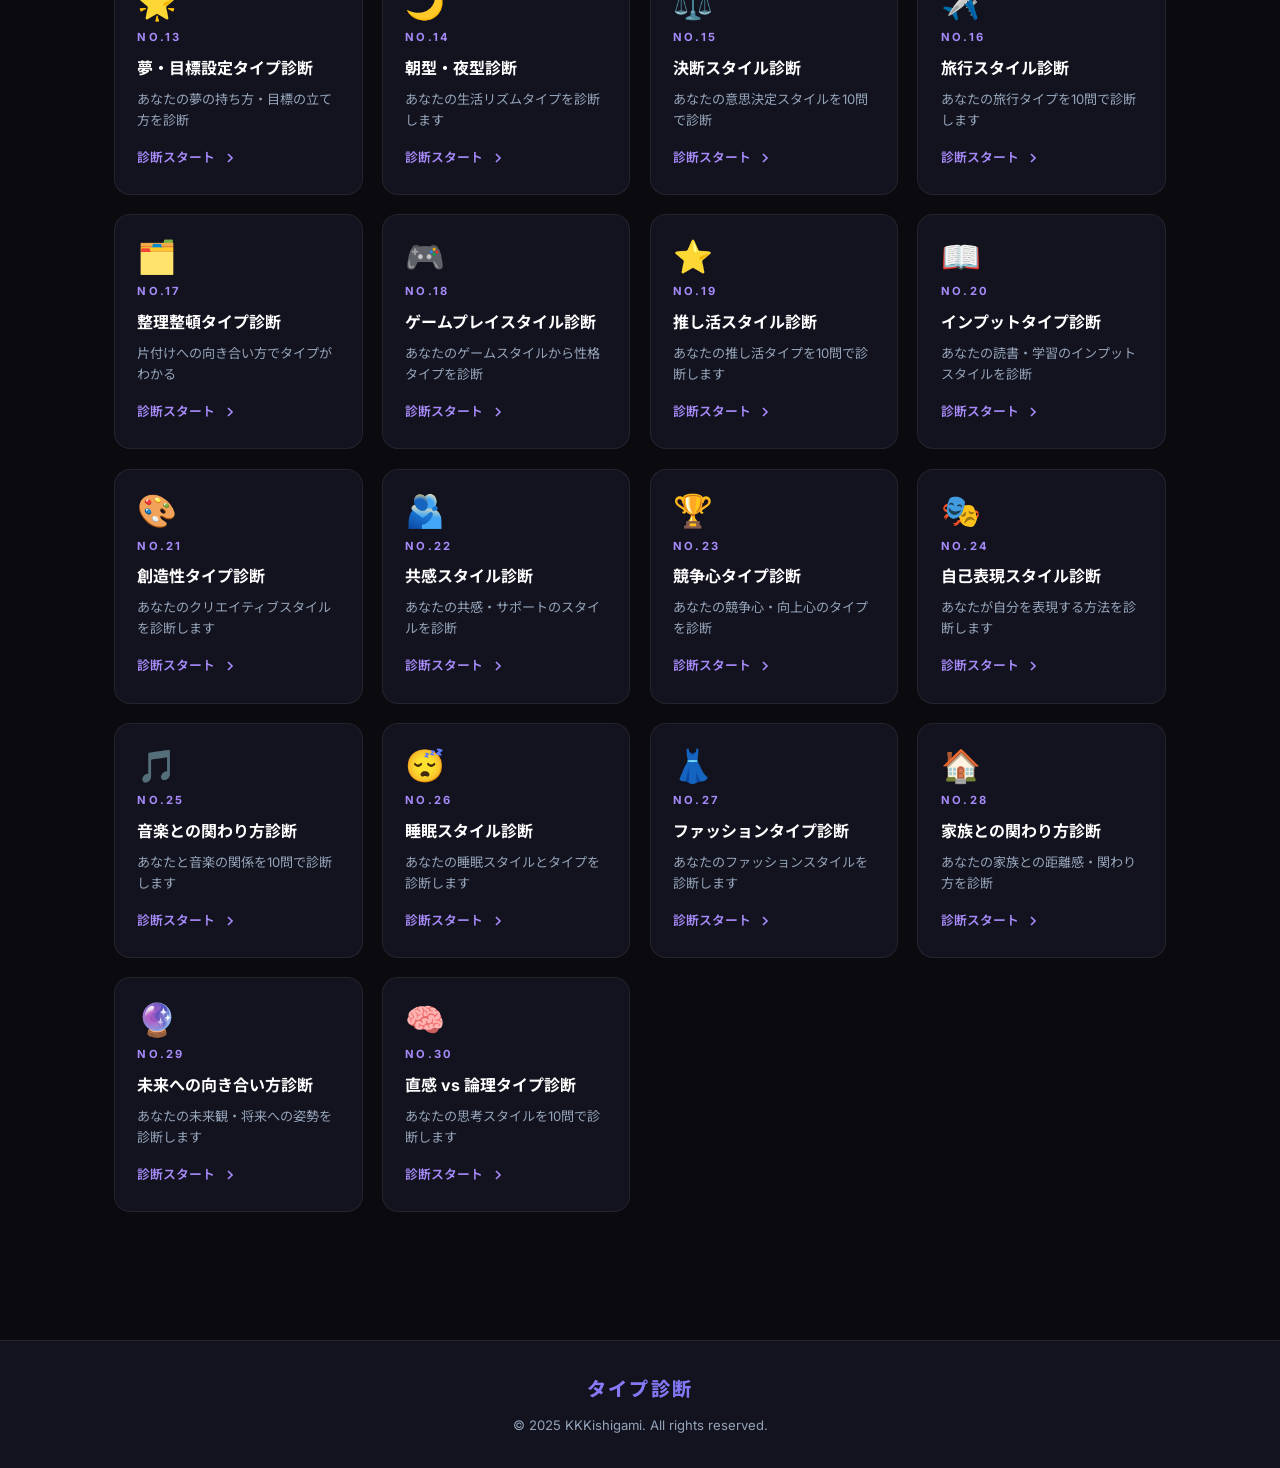
<file: diagnosis/index.html>
<!DOCTYPE html>
<html lang="ja">
<head>
  <meta charset="UTF-8">
  <meta name="viewport" content="width=device-width, initial-scale=1.0">
  <meta name="description" content="30種類のタイプ診断で、あなたの本当のタイプを発見しよう。恋愛・仕事・性格など様々な角度から診断します。">
  <title>タイプ診断 | 30種類の性格・行動診断</title>
  <link rel="preconnect" href="https://fonts.googleapis.com">
  <link rel="preconnect" href="https://fonts.gstatic.com" crossorigin>
  <link href="https://fonts.googleapis.com/css2?family=Inter:wght@400;600;700;800&family=Noto+Sans+JP:wght@400;600;700;800&display=swap" rel="stylesheet">
  <link rel="stylesheet" href="style.css">
</head>
<body>

  <header id="header">
    <div class="header-inner">
      <a href="#" class="logo" id="logo-link">タイプ診断</a>
      <nav class="header-nav">
        <a href="https://kkkishigami.github.io/KKKishigami_github.io/" class="nav-back">← サイトトップ</a>
      </nav>
    </div>
  </header>

  <!-- VIEW: LIST -->
  <main id="view-list" class="view active">
    <section class="hero">
      <div class="hero-bg"></div>
      <div class="hero-content">
        <span class="hero-label">PERSONALITY DIAGNOSIS</span>
        <h1>タイプ診断</h1>
        <p class="hero-desc">10問に答えるだけで、あなたの本当のタイプがわかる。<br>30種類の診断からお好きなものをどうぞ。</p>
        <div class="hero-stats">
          <div class="stat"><span class="stat-num">30</span><span class="stat-lbl">診断カテゴリ</span></div>
          <div class="stat"><span class="stat-num">10</span><span class="stat-lbl">問 / 診断</span></div>
          <div class="stat"><span class="stat-num">4</span><span class="stat-lbl">タイプ / 診断</span></div>
        </div>
      </div>
    </section>
    <section class="list-section">
      <div class="container">
        <div class="section-header">
          <span class="section-label">ALL DIAGNOSES</span>
          <h2>診断を選ぼう</h2>
        </div>
        <div id="diagnosis-grid" class="diagnosis-grid"></div>
      </div>
    </section>
  </main>

  <!-- VIEW: QUIZ -->
  <main id="view-quiz" class="view">
    <div class="container">
      <div class="quiz-topbar">
        <button id="back-btn" class="back-btn">
          <svg width="20" height="20" viewBox="0 0 24 24" fill="none" stroke="currentColor" stroke-width="2.5"><polyline points="15 18 9 12 15 6"/></svg>
          戻る
        </button>
        <span id="quiz-title-text" class="quiz-title-text"></span>
      </div>
      <div class="progress-wrapper">
        <div class="progress-track">
          <div id="progress-fill" class="progress-fill"></div>
        </div>
        <span class="progress-label"><span id="q-num">1</span> / 10</span>
      </div>
      <div id="question-area" class="question-area">
        <p id="question-text" class="question-text"></p>
        <div id="options-list" class="options-list"></div>
      </div>
    </div>
  </main>

  <!-- VIEW: RESULT -->
  <main id="view-result" class="view">
    <div class="container">
      <div id="result-card" class="result-card">
        <div class="result-top">
          <span id="result-diag-icon" class="result-diag-icon"></span>
          <p class="result-eyebrow">あなたは...</p>
          <h2 id="result-type-name" class="result-type-name"></h2>
        </div>
        <div class="result-sections">
          <div class="result-block">
            <h3 class="result-block-title">
              <svg width="18" height="18" viewBox="0 0 24 24" fill="none" stroke="currentColor" stroke-width="2"><circle cx="12" cy="12" r="10"/><path d="M12 16v-4M12 8h.01"/></svg>
              特徴
            </h3>
            <p id="result-desc" class="result-text"></p>
          </div>
          <div class="result-block">
            <h3 class="result-block-title">
              <svg width="18" height="18" viewBox="0 0 24 24" fill="none" stroke="currentColor" stroke-width="2"><path d="M12 2l3.09 6.26L22 9.27l-5 4.87L18.18 21 12 17.77 5.82 21 7 14.14l-5-4.87 6.91-1.01L12 2z"/></svg>
              アドバイス
            </h3>
            <p id="result-advice" class="result-text"></p>
          </div>
        </div>
        <div class="result-actions">
          <button id="share-btn" class="btn-share">
            <svg width="18" height="18" viewBox="0 0 24 24" fill="currentColor"><path d="M18.244 2.25h3.308l-7.227 8.26 8.502 11.24H16.17l-5.214-6.817L4.99 21.75H1.68l7.73-8.835L1.254 2.25H8.08l4.713 6.231zm-1.161 17.52h1.833L7.084 4.126H5.117z"/></svg>
            シェアする
          </button>
          <button id="retry-btn" class="btn-outline">もう一度</button>
          <button id="top-btn" class="btn-outline">他の診断を見る</button>
        </div>
      </div>
    </div>
  </main>

  <footer id="footer">
    <div class="footer-inner">
      <span class="footer-logo">タイプ診断</span>
      <p class="footer-copy">&copy; 2025 KKKishigami. All rights reserved.</p>
    </div>
  </footer>

  <script src="app.js"></script>
</body>
</html>
</file>
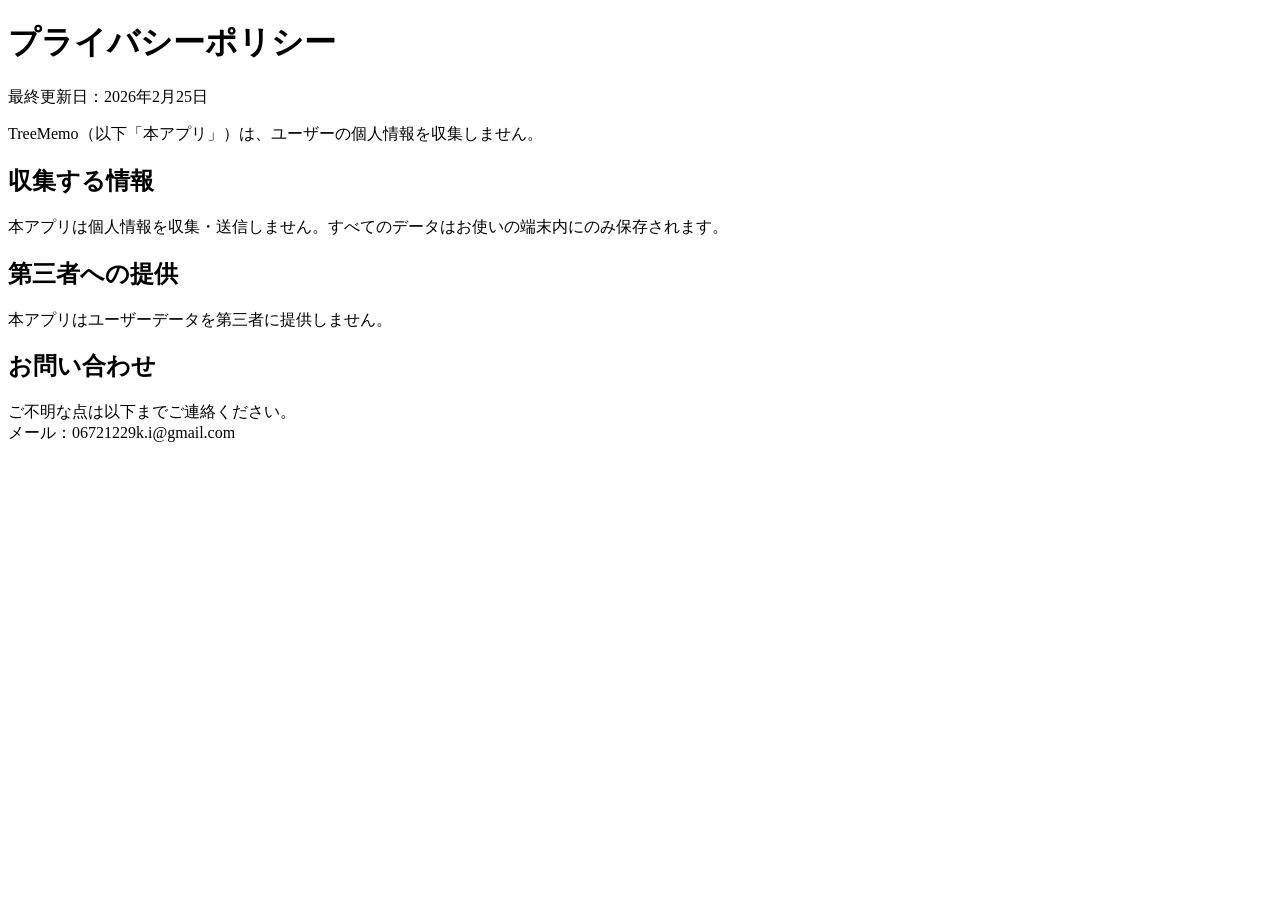
<file: treememo-privacy.html>
<!DOCTYPE html>
<html lang="ja">
<head>
  <meta charset="UTF-8">
  <title>TreeMemo プライバシーポリシー</title>
</head>
<body>
  <h1>プライバシーポリシー</h1>
  <p>最終更新日：2026年2月25日</p>

  <p>TreeMemo（以下「本アプリ」）は、ユーザーの個人情報を収集しません。</p>

  <h2>収集する情報</h2>
  <p>本アプリは個人情報を収集・送信しません。すべてのデータはお使いの端末内にのみ保存されます。</p>

  <h2>第三者への提供</h2>
  <p>本アプリはユーザーデータを第三者に提供しません。</p>

  <h2>お問い合わせ</h2>
  <p>ご不明な点は以下までご連絡ください。<br>
  メール：06721229k.i@gmail.com</p>
</body>
</html>
</file>
<file: corporate/style.css>
*, *::before, *::after { box-sizing: border-box; margin: 0; padding: 0; }

:root {
  --accent: #7c3aed;
  --accent2: #4f46e5;
  --dark: #0a0a0f;
  --dark2: #13131f;
  --text: #e2e8f0;
  --muted: #94a3b8;
  --white: #ffffff;
}

html { scroll-behavior: smooth; }

body {
  background: var(--dark);
  color: var(--text);
  font-family: 'Inter', 'Noto Sans JP', sans-serif;
  line-height: 1.7;
  overflow-x: hidden;
}

/* --- NAV --- */
#navbar {
  position: fixed; top: 0; left: 0; right: 0; z-index: 100;
  padding: 1.2rem 2rem;
  transition: background 0.3s, backdrop-filter 0.3s;
}
#navbar.scrolled {
  background: rgba(10,10,15,0.85);
  backdrop-filter: blur(12px);
  border-bottom: 1px solid rgba(255,255,255,0.06);
}
.nav-inner {
  max-width: 1200px; margin: 0 auto;
  display: flex; align-items: center; justify-content: space-between;
}
.logo {
  font-size: 1.5rem; font-weight: 800; letter-spacing: 0.1em;
  color: var(--white); text-decoration: none;
  background: linear-gradient(135deg, #a78bfa, #6366f1);
  -webkit-background-clip: text; -webkit-text-fill-color: transparent;
}
.nav-links { list-style: none; display: flex; gap: 2.5rem; }
.nav-links a { color: var(--muted); text-decoration: none; font-size: 0.95rem; transition: color 0.2s; }
.nav-links a:hover { color: var(--white); }
.btn-nav {
  background: linear-gradient(135deg, var(--accent), var(--accent2));
  color: var(--white) !important;
  padding: 0.5rem 1.4rem; border-radius: 100px;
  font-weight: 600;
}
.hamburger { display: none; background: none; border: none; color: var(--white); font-size: 1.5rem; cursor: pointer; }

/* --- HERO --- */
#hero {
  min-height: 100vh; display: flex; align-items: center; justify-content: center;
  position: relative; overflow: hidden; text-align: center;
  padding: 0 1.5rem;
}
.hero-bg {
  position: absolute; inset: 0;
  background: radial-gradient(ellipse 80% 60% at 50% 40%, rgba(124,58,237,0.25) 0%, transparent 70%),
              radial-gradient(ellipse 60% 40% at 80% 70%, rgba(79,70,229,0.15) 0%, transparent 60%),
              var(--dark);
}
.hero-bg::after {
  content: '';
  position: absolute; inset: 0;
  background-image:
    linear-gradient(rgba(255,255,255,0.03) 1px, transparent 1px),
    linear-gradient(90deg, rgba(255,255,255,0.03) 1px, transparent 1px);
  background-size: 60px 60px;
}
.hero-content { position: relative; z-index: 1; max-width: 800px; }
.hero-sub {
  font-size: 0.85rem; letter-spacing: 0.25em; text-transform: uppercase;
  color: #a78bfa; margin-bottom: 1.5rem; font-weight: 600;
}
.hero-content h1 {
  font-size: clamp(2.5rem, 6vw, 5rem); font-weight: 800; line-height: 1.15;
  color: var(--white); margin-bottom: 1.5rem;
}
.hero-desc { font-size: 1.15rem; color: var(--muted); margin-bottom: 2.5rem; max-width: 560px; margin-left: auto; margin-right: auto; }
.hero-btns { display: flex; gap: 1rem; justify-content: center; flex-wrap: wrap; }
.btn-primary {
  background: linear-gradient(135deg, var(--accent), var(--accent2));
  color: var(--white); padding: 0.85rem 2rem; border-radius: 100px;
  text-decoration: none; font-weight: 600; font-size: 0.95rem;
  transition: opacity 0.2s, transform 0.2s;
  display: inline-block;
}
.btn-primary:hover { opacity: 0.85; transform: translateY(-2px); }
.btn-outline {
  border: 1px solid rgba(255,255,255,0.2); color: var(--white);
  padding: 0.85rem 2rem; border-radius: 100px;
  text-decoration: none; font-weight: 600; font-size: 0.95rem;
  transition: background 0.2s, transform 0.2s;
  display: inline-block;
}
.btn-outline:hover { background: rgba(255,255,255,0.07); transform: translateY(-2px); }
.scroll-indicator {
  position: absolute; bottom: 2rem; left: 50%; transform: translateX(-50%);
  display: flex; flex-direction: column; align-items: center;
}
.scroll-indicator span {
  display: block; width: 1px; height: 60px;
  background: linear-gradient(to bottom, transparent, rgba(255,255,255,0.4));
  animation: scrollLine 2s ease-in-out infinite;
}
@keyframes scrollLine { 0%,100%{opacity:0;transform:scaleY(0) translateY(-20px)} 50%{opacity:1;transform:scaleY(1) translateY(0)} }

/* --- STATS --- */
#stats {
  background: linear-gradient(135deg, rgba(124,58,237,0.12), rgba(79,70,229,0.08));
  border-top: 1px solid rgba(255,255,255,0.05);
  border-bottom: 1px solid rgba(255,255,255,0.05);
  padding: 4rem 1.5rem;
}
.stats-grid {
  max-width: 1000px; margin: 0 auto;
  display: grid; grid-template-columns: repeat(4,1fr); gap: 2rem; text-align: center;
}
.stat-num { display: block; font-size: 2.8rem; font-weight: 800; color: var(--white); line-height: 1; margin-bottom: 0.5rem; }
.stat-label { font-size: 0.9rem; color: var(--muted); }

/* --- CONTAINER --- */
.container { max-width: 1200px; margin: 0 auto; padding: 0 1.5rem; }

/* --- SECTIONS --- */
section { padding: 7rem 0; }

.section-label {
  font-size: 0.8rem; letter-spacing: 0.25em; text-transform: uppercase;
  color: #a78bfa; font-weight: 600; margin-bottom: 1rem; display: block;
}
.section-label.center, h2.center, p.center { text-align: center; }
h2 {
  font-size: clamp(2rem, 4vw, 3rem); font-weight: 800; color: var(--white);
  line-height: 1.2; margin-bottom: 1.5rem;
}

/* --- ABOUT --- */
#about { background: var(--dark2); }
.about-grid { display: grid; grid-template-columns: 1fr 1fr; gap: 5rem; align-items: center; }
.about-visual { display: flex; justify-content: center; }
.about-card {
  width: 320px; height: 320px; border-radius: 24px;
  background: linear-gradient(135deg, rgba(124,58,237,0.3), rgba(79,70,229,0.2));
  border: 1px solid rgba(124,58,237,0.3);
  display: flex; flex-direction: column; align-items: center; justify-content: center;
  text-align: center; padding: 2rem; position: relative; overflow: hidden;
}
.card-glow {
  position: absolute; inset: -50%; border-radius: 50%;
  background: radial-gradient(circle, rgba(124,58,237,0.2) 0%, transparent 70%);
  animation: glowPulse 4s ease-in-out infinite;
}
@keyframes glowPulse { 0%,100%{opacity:0.5;transform:scale(0.9)} 50%{opacity:1;transform:scale(1.1)} }
.card-year { font-size: 0.9rem; color: #a78bfa; letter-spacing: 0.15em; margin-bottom: 1.5rem; position: relative; }
.card-tagline { font-size: 1.4rem; font-weight: 700; color: var(--white); line-height: 1.4; position: relative; font-style: italic; }
.about-text p { color: var(--muted); margin-bottom: 1.2rem; }

/* --- SERVICES --- */
#services { background: var(--dark); }
.services-grid {
  margin-top: 3.5rem;
  display: grid; grid-template-columns: repeat(3,1fr); gap: 1.5rem;
}
.service-card {
  background: var(--dark2);
  border: 1px solid rgba(255,255,255,0.06);
  border-radius: 16px; padding: 2rem;
  transition: transform 0.25s, border-color 0.25s, box-shadow 0.25s;
}
.service-card:hover {
  transform: translateY(-6px);
  border-color: rgba(124,58,237,0.4);
  box-shadow: 0 20px 40px rgba(124,58,237,0.1);
}
.service-icon { font-size: 2rem; margin-bottom: 1.2rem; display: block; }
.service-card h3 { color: var(--white); font-size: 1.1rem; margin-bottom: 0.8rem; }
.service-card p { color: var(--muted); font-size: 0.9rem; line-height: 1.7; }

/* --- TEAM --- */
#team { background: var(--dark2); }
.team-grid {
  margin-top: 3.5rem;
  display: grid; grid-template-columns: repeat(4,1fr); gap: 1.5rem;
}
.team-card {
  background: var(--dark); border: 1px solid rgba(255,255,255,0.06);
  border-radius: 16px; padding: 2rem; text-align: center;
  transition: transform 0.25s, border-color 0.25s;
}
.team-card:hover { transform: translateY(-6px); border-color: rgba(124,58,237,0.4); }
.team-avatar {
  width: 72px; height: 72px; border-radius: 50%;
  display: flex; align-items: center; justify-content: center;
  font-size: 1.3rem; font-weight: 700; color: var(--white);
  margin: 0 auto 1.2rem;
}
.team-card h3 { color: var(--white); font-size: 1rem; margin-bottom: 0.3rem; }
.team-role { color: #a78bfa; font-size: 0.8rem; margin-bottom: 0.8rem; font-weight: 600; }
.team-bio { color: var(--muted); font-size: 0.85rem; line-height: 1.6; }
.featured-founder {
  border-color: rgba(200,245,66,0.3);
  position: relative;
}
.featured-founder::before {
  content: 'Founder';
  position: absolute; top: -1px; left: 50%; transform: translateX(-50%);
  background: linear-gradient(135deg, #c8f542, #42c8f5);
  color: #080808; font-size: 0.65rem; font-weight: 700;
  letter-spacing: 0.15em; text-transform: uppercase;
  padding: 3px 14px; border-radius: 0 0 8px 8px;
}
.featured-founder:hover { border-color: rgba(200,245,66,0.6); box-shadow: 0 20px 40px rgba(200,245,66,0.08); }

/* --- CONTACT --- */
#contact { background: var(--dark); }
.contact-sub { color: var(--muted); margin-bottom: 3rem; }
.contact-form { max-width: 640px; margin: 0 auto; display: flex; flex-direction: column; gap: 1.2rem; }
.form-row { display: grid; grid-template-columns: 1fr 1fr; gap: 1.2rem; }
.contact-form input, .contact-form textarea {
  background: var(--dark2); border: 1px solid rgba(255,255,255,0.08);
  border-radius: 12px; padding: 1rem 1.2rem;
  color: var(--white); font-size: 0.95rem; font-family: inherit;
  transition: border-color 0.2s;
  width: 100%;
}
.contact-form input:focus, .contact-form textarea:focus {
  outline: none; border-color: var(--accent);
}
.contact-form input::placeholder, .contact-form textarea::placeholder { color: var(--muted); }
.contact-form .btn-primary { border: none; cursor: pointer; font-size: 1rem; padding: 1rem; }
.form-success {
  text-align: center; color: #4ade80; background: rgba(74,222,128,0.1);
  border: 1px solid rgba(74,222,128,0.2); border-radius: 12px;
  padding: 1.2rem; margin-top: 1rem; max-width: 640px; margin-left: auto; margin-right: auto;
}

/* --- FOOTER --- */
footer {
  background: var(--dark2);
  border-top: 1px solid rgba(255,255,255,0.05);
  padding: 2.5rem 1.5rem; text-align: center;
}
.footer-logo {
  font-size: 1.4rem; font-weight: 800; letter-spacing: 0.15em;
  background: linear-gradient(135deg, #a78bfa, #6366f1);
  -webkit-background-clip: text; -webkit-text-fill-color: transparent;
  margin-bottom: 0.6rem;
}
.footer-copy { color: var(--muted); font-size: 0.85rem; }

/* --- FADE IN --- */
.fade-in { opacity: 0; transform: translateY(30px); transition: opacity 0.7s ease, transform 0.7s ease; }
.fade-in.visible { opacity: 1; transform: translateY(0); }

/* --- RESPONSIVE --- */
@media (max-width: 900px) {
  .stats-grid { grid-template-columns: repeat(2,1fr); }
  .about-grid { grid-template-columns: 1fr; text-align: center; }
  .about-visual { display: none; }
  .services-grid { grid-template-columns: repeat(2,1fr); }
  .team-grid { grid-template-columns: repeat(2,1fr); }
}
@media (max-width: 600px) {
  .nav-links { display: none; }
  .hamburger { display: block; }
  .stats-grid { grid-template-columns: repeat(2,1fr); }
  .services-grid { grid-template-columns: 1fr; }
  .team-grid { grid-template-columns: repeat(2,1fr); }
  .form-row { grid-template-columns: 1fr; }
}
</file>
<file: diagnosis/style.css>
/* === RESET & BASE === */
*, *::before, *::after { box-sizing: border-box; margin: 0; padding: 0; }

:root {
  --accent:   #7c3aed;
  --accent2:  #4f46e5;
  --accent-g: linear-gradient(135deg, #7c3aed, #4f46e5);
  --dark:     #0a0a0f;
  --dark2:    #13131f;
  --dark3:    #1a1a2e;
  --border:   rgba(255,255,255,0.07);
  --text:     #e2e8f0;
  --muted:    #94a3b8;
  --white:    #ffffff;
  --purple-light: #a78bfa;
  --radius:   16px;
  --radius-sm: 10px;
}

html { scroll-behavior: smooth; }

body {
  background: var(--dark);
  color: var(--text);
  font-family: 'Inter', 'Noto Sans JP', sans-serif;
  line-height: 1.7;
  overflow-x: hidden;
  min-height: 100vh;
}

/* === HEADER === */
#header {
  position: fixed; top: 0; left: 0; right: 0; z-index: 200;
  padding: 1rem 2rem;
  background: rgba(10,10,15,0.85);
  backdrop-filter: blur(14px);
  border-bottom: 1px solid var(--border);
}
.header-inner {
  max-width: 1200px; margin: 0 auto;
  display: flex; align-items: center; justify-content: space-between;
}
.logo {
  font-size: 1.35rem; font-weight: 800; letter-spacing: 0.08em;
  text-decoration: none;
  background: linear-gradient(135deg, var(--purple-light), #6366f1);
  -webkit-background-clip: text; -webkit-text-fill-color: transparent;
}
.nav-back {
  color: var(--muted); text-decoration: none; font-size: 0.88rem;
  transition: color 0.2s;
}
.nav-back:hover { color: var(--white); }

/* === VIEW SYSTEM === */
.view { display: none; padding-top: 72px; min-height: 100vh; }
.view.active { display: block; }

/* === CONTAINER === */
.container { max-width: 1100px; margin: 0 auto; padding: 0 1.5rem; }

/* === HERO === */
.hero {
  position: relative; text-align: center;
  padding: 6rem 1.5rem 5rem;
  overflow: hidden;
}
.hero-bg {
  position: absolute; inset: 0;
  background:
    radial-gradient(ellipse 80% 60% at 50% 40%, rgba(124,58,237,0.22) 0%, transparent 70%),
    radial-gradient(ellipse 50% 40% at 80% 70%, rgba(79,70,229,0.13) 0%, transparent 60%);
}
.hero-bg::after {
  content: '';
  position: absolute; inset: 0;
  background-image:
    linear-gradient(rgba(255,255,255,0.025) 1px, transparent 1px),
    linear-gradient(90deg, rgba(255,255,255,0.025) 1px, transparent 1px);
  background-size: 60px 60px;
}
.hero-content { position: relative; z-index: 1; max-width: 760px; margin: 0 auto; }
.hero-label {
  display: inline-block; font-size: 0.75rem; letter-spacing: 0.3em;
  text-transform: uppercase; color: var(--purple-light); font-weight: 600;
  margin-bottom: 1.2rem;
}
.hero h1 {
  font-size: clamp(2.8rem, 7vw, 5.5rem); font-weight: 800; line-height: 1.1;
  color: var(--white); margin-bottom: 1.2rem;
}
.hero-desc { font-size: 1.1rem; color: var(--muted); margin-bottom: 2.5rem; line-height: 1.8; }
.hero-stats {
  display: flex; justify-content: center; gap: 2.5rem; flex-wrap: wrap;
}
.stat { text-align: center; }
.stat-num {
  display: block; font-size: 2.4rem; font-weight: 800; line-height: 1;
  background: var(--accent-g);
  -webkit-background-clip: text; -webkit-text-fill-color: transparent;
}
.stat-lbl { font-size: 0.8rem; color: var(--muted); margin-top: 0.3rem; }

/* === LIST SECTION === */
.list-section { padding: 3rem 0 6rem; }
.section-header { text-align: center; margin-bottom: 3rem; }
.section-label {
  display: block; font-size: 0.75rem; letter-spacing: 0.3em; text-transform: uppercase;
  color: var(--purple-light); font-weight: 600; margin-bottom: 0.8rem;
}
.section-header h2 {
  font-size: clamp(1.8rem, 3.5vw, 2.5rem); font-weight: 800; color: var(--white);
}

/* === DIAGNOSIS GRID === */
.diagnosis-grid {
  display: grid;
  grid-template-columns: repeat(auto-fill, minmax(240px, 1fr));
  gap: 1.2rem;
}
.diag-card {
  background: var(--dark2);
  border: 1px solid var(--border);
  border-radius: var(--radius);
  padding: 1.6rem 1.4rem;
  cursor: pointer;
  transition: transform 0.22s, border-color 0.22s, box-shadow 0.22s;
  display: flex; flex-direction: column; gap: 0.6rem;
}
.diag-card:hover {
  transform: translateY(-5px);
  border-color: rgba(124,58,237,0.45);
  box-shadow: 0 16px 36px rgba(124,58,237,0.12);
}
.diag-icon { font-size: 2rem; line-height: 1; }
.diag-num {
  font-size: 0.7rem; letter-spacing: 0.2em; text-transform: uppercase;
  color: var(--purple-light); font-weight: 700;
}
.diag-title { font-size: 1rem; font-weight: 700; color: var(--white); line-height: 1.4; }
.diag-desc { font-size: 0.82rem; color: var(--muted); line-height: 1.6; flex: 1; }
.diag-start {
  display: inline-flex; align-items: center; gap: 0.4rem;
  font-size: 0.8rem; font-weight: 600; color: var(--purple-light);
  margin-top: 0.4rem;
}
.diag-start svg { transition: transform 0.2s; }
.diag-card:hover .diag-start svg { transform: translateX(4px); }

/* === QUIZ VIEW === */
.quiz-topbar {
  display: flex; align-items: center; gap: 1rem;
  padding: 1.5rem 0 1rem;
}
.back-btn {
  display: flex; align-items: center; gap: 0.3rem;
  background: none; border: none; color: var(--muted); font-size: 0.9rem;
  cursor: pointer; transition: color 0.2s; font-family: inherit;
  padding: 0.4rem 0;
}
.back-btn:hover { color: var(--white); }
.quiz-title-text {
  font-size: 0.95rem; font-weight: 700; color: var(--white);
}

.progress-wrapper {
  display: flex; align-items: center; gap: 1rem; margin-bottom: 3rem;
}
.progress-track {
  flex: 1; height: 6px; background: var(--dark3);
  border-radius: 100px; overflow: hidden;
}
.progress-fill {
  height: 100%;
  background: var(--accent-g);
  border-radius: 100px;
  transition: width 0.4s cubic-bezier(0.4, 0, 0.2, 1);
}
.progress-label {
  font-size: 0.85rem; color: var(--muted); white-space: nowrap; font-weight: 600;
}

.question-area { max-width: 680px; margin: 0 auto; }
.question-text {
  font-size: clamp(1.1rem, 2.5vw, 1.35rem);
  font-weight: 700; color: var(--white); line-height: 1.6;
  margin-bottom: 2rem; text-align: center;
}

.options-list {
  display: flex; flex-direction: column; gap: 0.85rem;
}
.option-btn {
  background: var(--dark2);
  border: 1.5px solid var(--border);
  border-radius: var(--radius-sm);
  padding: 1.1rem 1.4rem;
  color: var(--text); font-size: 0.97rem; font-family: inherit;
  cursor: pointer; text-align: left; line-height: 1.5;
  transition: background 0.18s, border-color 0.18s, transform 0.15s, color 0.18s;
  display: flex; align-items: flex-start; gap: 0.8rem;
}
.option-btn:hover {
  background: rgba(124,58,237,0.12);
  border-color: rgba(124,58,237,0.5);
  color: var(--white);
  transform: translateX(4px);
}
.option-btn.selected {
  background: rgba(124,58,237,0.2);
  border-color: var(--accent);
  color: var(--white);
  animation: pulse-select 0.3s ease;
}
@keyframes pulse-select {
  0% { transform: scale(1); }
  50% { transform: scale(1.015); }
  100% { transform: scale(1); }
}
.option-label {
  flex-shrink: 0;
  width: 26px; height: 26px;
  border-radius: 50%;
  background: var(--dark3);
  border: 1.5px solid var(--border);
  display: flex; align-items: center; justify-content: center;
  font-size: 0.75rem; font-weight: 700; color: var(--purple-light);
  margin-top: 0.05rem;
}
.option-btn:hover .option-label,
.option-btn.selected .option-label {
  background: rgba(124,58,237,0.25);
  border-color: var(--accent);
  color: var(--white);
}

/* question fade animation */
.question-area.fade-out {
  animation: fadeOut 0.2s ease forwards;
}
.question-area.fade-in {
  animation: fadeIn 0.25s ease forwards;
}
@keyframes fadeOut {
  to { opacity: 0; transform: translateX(-20px); }
}
@keyframes fadeIn {
  from { opacity: 0; transform: translateX(20px); }
  to { opacity: 1; transform: translateX(0); }
}

/* === RESULT VIEW === */
#view-result { padding-bottom: 4rem; }
.result-card {
  max-width: 660px; margin: 3rem auto 0;
  background: var(--dark2);
  border: 1px solid rgba(124,58,237,0.3);
  border-radius: 24px;
  overflow: hidden;
  animation: slideUp 0.5s cubic-bezier(0.34, 1.56, 0.64, 1);
}
@keyframes slideUp {
  from { opacity: 0; transform: translateY(40px) scale(0.96); }
  to { opacity: 1; transform: translateY(0) scale(1); }
}
.result-top {
  text-align: center; padding: 3rem 2rem 2rem;
  background: linear-gradient(160deg, rgba(124,58,237,0.18) 0%, rgba(79,70,229,0.08) 100%);
  border-bottom: 1px solid var(--border);
}
.result-diag-icon { font-size: 3rem; display: block; margin-bottom: 1rem; }
.result-eyebrow {
  font-size: 0.82rem; letter-spacing: 0.2em; text-transform: uppercase;
  color: var(--purple-light); font-weight: 600; margin-bottom: 0.5rem;
}
.result-type-name {
  font-size: clamp(1.6rem, 4vw, 2.4rem); font-weight: 800;
  color: var(--white); line-height: 1.2;
}
.result-sections { padding: 2rem 2rem 1rem; display: flex; flex-direction: column; gap: 1.5rem; }
.result-block {
  background: var(--dark3);
  border: 1px solid var(--border);
  border-radius: var(--radius-sm);
  padding: 1.4rem 1.6rem;
}
.result-block-title {
  display: flex; align-items: center; gap: 0.5rem;
  font-size: 0.85rem; font-weight: 700; text-transform: uppercase; letter-spacing: 0.1em;
  color: var(--purple-light); margin-bottom: 0.8rem;
}
.result-text { color: var(--muted); font-size: 0.95rem; line-height: 1.8; }

.result-actions {
  padding: 1.5rem 2rem 2.5rem;
  display: flex; flex-direction: column; gap: 0.75rem;
}
.btn-share {
  display: flex; align-items: center; justify-content: center; gap: 0.5rem;
  background: #000; color: var(--white);
  border: none; border-radius: 100px; padding: 0.9rem 2rem;
  font-size: 0.95rem; font-weight: 700; cursor: pointer; font-family: inherit;
  transition: opacity 0.2s, transform 0.2s;
}
.btn-share:hover { opacity: 0.85; transform: translateY(-2px); }
.btn-primary {
  display: flex; align-items: center; justify-content: center;
  background: var(--accent-g); color: var(--white);
  border: none; border-radius: 100px; padding: 0.9rem 2rem;
  font-size: 0.95rem; font-weight: 700; cursor: pointer; font-family: inherit;
  text-decoration: none;
  transition: opacity 0.2s, transform 0.2s;
}
.btn-primary:hover { opacity: 0.85; transform: translateY(-2px); }
.btn-outline {
  display: flex; align-items: center; justify-content: center;
  background: none;
  border: 1.5px solid var(--border); color: var(--text);
  border-radius: 100px; padding: 0.9rem 2rem;
  font-size: 0.95rem; font-weight: 600; cursor: pointer; font-family: inherit;
  transition: border-color 0.2s, color 0.2s, transform 0.2s;
}
.btn-outline:hover {
  border-color: rgba(255,255,255,0.3); color: var(--white);
  transform: translateY(-2px);
}

/* === FOOTER === */
#footer {
  background: var(--dark2);
  border-top: 1px solid var(--border);
  padding: 2rem 1.5rem; text-align: center;
  margin-top: 2rem;
}
.footer-inner { max-width: 1100px; margin: 0 auto; }
.footer-logo {
  display: block; font-size: 1.2rem; font-weight: 800; letter-spacing: 0.12em;
  background: linear-gradient(135deg, var(--purple-light), #6366f1);
  -webkit-background-clip: text; -webkit-text-fill-color: transparent;
  margin-bottom: 0.5rem;
}
.footer-copy { font-size: 0.82rem; color: var(--muted); }

/* === RESPONSIVE === */
@media (max-width: 640px) {
  .hero { padding: 4.5rem 1rem 3.5rem; }
  .hero-stats { gap: 1.5rem; }
  .stat-num { font-size: 1.8rem; }
  .diagnosis-grid { grid-template-columns: repeat(2, 1fr); gap: 0.9rem; }
  .diag-card { padding: 1.2rem 1rem; }
  .diag-icon { font-size: 1.6rem; }
  .diag-title { font-size: 0.9rem; }
  .diag-desc { display: none; }
  .question-text { font-size: 1.05rem; }
  .result-card { margin: 1.5rem auto 0; border-radius: 16px; }
  .result-top { padding: 2rem 1.5rem 1.5rem; }
  .result-sections { padding: 1.5rem 1.2rem 0.5rem; }
  .result-actions { padding: 1.2rem 1.5rem 2rem; }
  #header { padding: 0.85rem 1rem; }
}
@media (max-width: 400px) {
  .diagnosis-grid { grid-template-columns: 1fr; }
}
</file>
